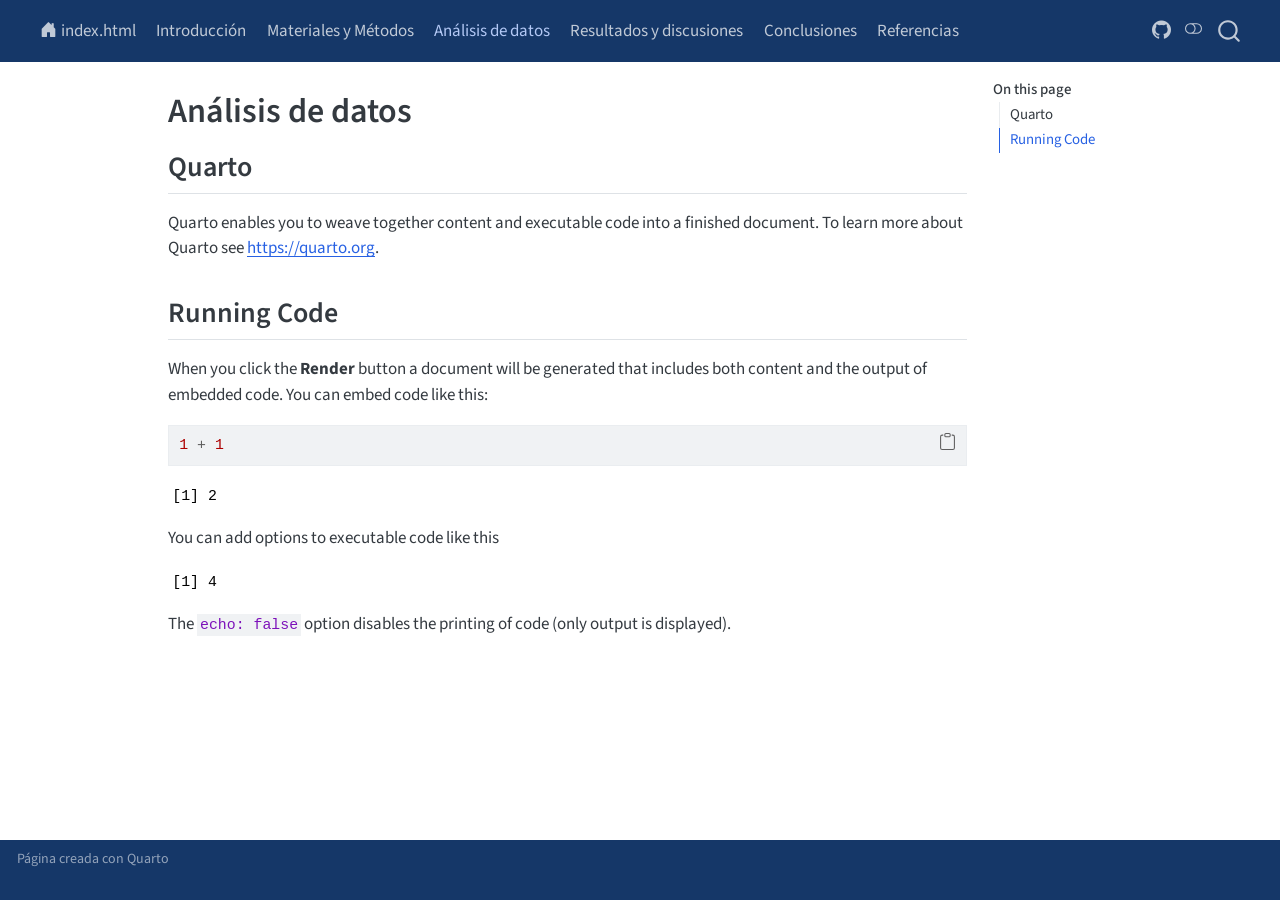
<file: docs/analisis.html>
<!DOCTYPE html>
<html xmlns="http://www.w3.org/1999/xhtml" lang="en" xml:lang="en"><head>

<meta charset="utf-8">
<meta name="generator" content="quarto-1.9.36">

<meta name="viewport" content="width=device-width, initial-scale=1.0, user-scalable=yes">


<title>Análisis de datos – Germinación de Zanahoria</title>
<style>
/* Default styles provided by pandoc.
** See https://pandoc.org/MANUAL.html#variables-for-html for config info.
*/
code{white-space: pre-wrap;}
span.smallcaps{font-variant: small-caps;}
div.columns{display: flex; gap: min(4vw, 1.5em);}
div.column{flex: auto; overflow-x: auto;}
div.hanging-indent{margin-left: 1.5em; text-indent: -1.5em;}
ul.task-list{list-style: none;}
ul.task-list li input[type="checkbox"] {
  width: 0.8em;
  margin: 0 0.8em 0.2em -1em; /* quarto-specific, see https://github.com/quarto-dev/quarto-cli/issues/4556 */ 
  vertical-align: middle;
}
/* CSS for syntax highlighting */
html { -webkit-text-size-adjust: 100%; }
pre > code.sourceCode { white-space: pre; position: relative; }
pre > code.sourceCode > span { display: inline-block; line-height: 1.25; }
pre > code.sourceCode > span:empty { height: 1.2em; }
.sourceCode { overflow: visible; }
code.sourceCode > span { color: inherit; text-decoration: inherit; }
div.sourceCode { margin: 1em 0; }
pre.sourceCode { margin: 0; }
@media screen {
div.sourceCode { overflow: auto; }
}
@media print {
pre > code.sourceCode { white-space: pre-wrap; }
pre > code.sourceCode > span { text-indent: -5em; padding-left: 5em; }
}
pre.numberSource code
  { counter-reset: source-line 0; }
pre.numberSource code > span
  { position: relative; left: -4em; counter-increment: source-line; }
pre.numberSource code > span > a:first-child::before
  { content: counter(source-line);
    position: relative; left: -1em; text-align: right; vertical-align: baseline;
    border: none; display: inline-block;
    -webkit-touch-callout: none; -webkit-user-select: none;
    -khtml-user-select: none; -moz-user-select: none;
    -ms-user-select: none; user-select: none;
    padding: 0 4px; width: 4em;
  }
pre.numberSource { margin-left: 3em;  padding-left: 4px; }
div.sourceCode
  {   }
@media screen {
pre > code.sourceCode > span > a:first-child::before { text-decoration: underline; }
}
</style>


<script src="site_libs/quarto-nav/quarto-nav.js"></script>
<script src="site_libs/quarto-nav/headroom.min.js"></script>
<script src="site_libs/clipboard/clipboard.min.js"></script>
<script src="site_libs/quarto-search/autocomplete.umd.js"></script>
<script src="site_libs/quarto-search/fuse.min.js"></script>
<script src="site_libs/quarto-search/quarto-search.js"></script>
<meta name="quarto:offset" content="./">
<script src="site_libs/quarto-html/quarto.js" type="module"></script>
<script src="site_libs/quarto-html/tabsets/tabsets.js" type="module"></script>
<script src="site_libs/quarto-html/popper.min.js"></script>
<script src="site_libs/quarto-html/tippy.umd.min.js"></script>
<script src="site_libs/quarto-html/anchor.min.js"></script>
<link href="site_libs/quarto-html/tippy.css" rel="stylesheet">
<link href="site_libs/quarto-html/quarto-syntax-highlighting-845c23b38eaddc0f92fda52bfe77a8c8.css" rel="stylesheet" class="quarto-color-scheme" id="quarto-text-highlighting-styles">
<link href="site_libs/quarto-html/quarto-syntax-highlighting-dark-f418161beb48e0141c760e455f12af2c.css" rel="stylesheet" class="quarto-color-scheme quarto-color-alternate" id="quarto-text-highlighting-styles">
<link href="site_libs/quarto-html/quarto-syntax-highlighting-845c23b38eaddc0f92fda52bfe77a8c8.css" rel="stylesheet" class="quarto-color-scheme-extra" id="quarto-text-highlighting-styles">
<script src="site_libs/bootstrap/bootstrap.min.js"></script>
<link href="site_libs/bootstrap/bootstrap-icons.css" rel="stylesheet">
<link href="site_libs/bootstrap/bootstrap-e8717cbc217038f2bf43ba4f09ca7d1d.min.css" rel="stylesheet" append-hash="true" class="quarto-color-scheme" id="quarto-bootstrap" data-mode="light">
<link href="site_libs/bootstrap/bootstrap-dark-9d4fcde2272ed5f8f320b2137b805faa.min.css" rel="stylesheet" append-hash="true" class="quarto-color-scheme quarto-color-alternate" id="quarto-bootstrap" data-mode="dark">
<link href="site_libs/bootstrap/bootstrap-e8717cbc217038f2bf43ba4f09ca7d1d.min.css" rel="stylesheet" append-hash="true" class="quarto-color-scheme-extra" id="quarto-bootstrap" data-mode="light">
<script id="quarto-search-options" type="application/json">{
  "location": "navbar",
  "copy-button": false,
  "collapse-after": 3,
  "panel-placement": "end",
  "type": "overlay",
  "limit": 50,
  "keyboard-shortcut": [
    "f",
    "/",
    "s"
  ],
  "show-item-context": false,
  "language": {
    "search-no-results-text": "No results",
    "search-matching-documents-text": "matching documents",
    "search-copy-link-title": "Copy link to search",
    "search-hide-matches-text": "Hide additional matches",
    "search-more-match-text": "more match in this document",
    "search-more-matches-text": "more matches in this document",
    "search-clear-button-title": "Clear",
    "search-text-placeholder": "",
    "search-detached-cancel-button-title": "Cancel",
    "search-submit-button-title": "Submit",
    "search-label": "Search"
  }
}</script>


</head>

<body class="nav-fixed quarto-light"><script id="quarto-html-before-body" type="application/javascript">
    const toggleBodyColorMode = (bsSheetEl) => {
      const mode = bsSheetEl.getAttribute("data-mode");
      const bodyEl = window.document.querySelector("body");
      if (mode === "dark") {
        bodyEl.classList.add("quarto-dark");
        bodyEl.classList.remove("quarto-light");
      } else {
        bodyEl.classList.add("quarto-light");
        bodyEl.classList.remove("quarto-dark");
      }
    }
    const toggleBodyColorPrimary = () => {
      const bsSheetEl = window.document.querySelector("link#quarto-bootstrap:not([rel=disabled-stylesheet])");
      if (bsSheetEl) {
        toggleBodyColorMode(bsSheetEl);
      }
    }
    const setColorSchemeToggle = (alternate) => {
      const toggles = window.document.querySelectorAll('.quarto-color-scheme-toggle');
      for (let i=0; i < toggles.length; i++) {
        const toggle = toggles[i];
        if (toggle) {
          if (alternate) {
            toggle.classList.add("alternate");
          } else {
            toggle.classList.remove("alternate");
          }
        }
      }
    };
    const toggleColorMode = (alternate) => {
      // Switch the stylesheets
      const primaryStylesheets = window.document.querySelectorAll('link.quarto-color-scheme:not(.quarto-color-alternate)');
      const alternateStylesheets = window.document.querySelectorAll('link.quarto-color-scheme.quarto-color-alternate');
      manageTransitions('#quarto-margin-sidebar .nav-link', false);
      if (alternate) {
        // note: dark is layered on light, we don't disable primary!
        enableStylesheet(alternateStylesheets);
        for (const sheetNode of alternateStylesheets) {
          if (sheetNode.id === "quarto-bootstrap") {
            toggleBodyColorMode(sheetNode);
          }
        }
      } else {
        disableStylesheet(alternateStylesheets);
        enableStylesheet(primaryStylesheets)
        toggleBodyColorPrimary();
      }
      manageTransitions('#quarto-margin-sidebar .nav-link', true);
      // Switch the toggles
      setColorSchemeToggle(alternate)
      // Hack to workaround the fact that safari doesn't
      // properly recolor the scrollbar when toggling (#1455)
      if (navigator.userAgent.indexOf('Safari') > 0 && navigator.userAgent.indexOf('Chrome') == -1) {
        manageTransitions("body", false);
        window.scrollTo(0, 1);
        setTimeout(() => {
          window.scrollTo(0, 0);
          manageTransitions("body", true);
        }, 40);
      }
    }
    const disableStylesheet = (stylesheets) => {
      for (let i=0; i < stylesheets.length; i++) {
        const stylesheet = stylesheets[i];
        stylesheet.rel = 'disabled-stylesheet';
      }
    }
    const enableStylesheet = (stylesheets) => {
      for (let i=0; i < stylesheets.length; i++) {
        const stylesheet = stylesheets[i];
        if(stylesheet.rel !== 'stylesheet') { // for Chrome, which will still FOUC without this check
          stylesheet.rel = 'stylesheet';
        }
      }
    }
    const manageTransitions = (selector, allowTransitions) => {
      const els = window.document.querySelectorAll(selector);
      for (let i=0; i < els.length; i++) {
        const el = els[i];
        if (allowTransitions) {
          el.classList.remove('notransition');
        } else {
          el.classList.add('notransition');
        }
      }
    }
    const isFileUrl = () => {
      return window.location.protocol === 'file:';
    }
    const hasAlternateSentinel = () => {
      let styleSentinel = getColorSchemeSentinel();
      if (styleSentinel !== null) {
        return styleSentinel === "alternate";
      } else {
        return false;
      }
    }
    const setStyleSentinel = (alternate) => {
      const value = alternate ? "alternate" : "default";
      if (!isFileUrl()) {
        window.localStorage.setItem("quarto-color-scheme", value);
      } else {
        localAlternateSentinel = value;
      }
    }
    const getColorSchemeSentinel = () => {
      if (!isFileUrl()) {
        const storageValue = window.localStorage.getItem("quarto-color-scheme");
        return storageValue != null ? storageValue : localAlternateSentinel;
      } else {
        return localAlternateSentinel;
      }
    }
    const toggleGiscusIfUsed = (isAlternate, darkModeDefault) => {
      const baseTheme = document.querySelector('#giscus-base-theme')?.value ?? 'light';
      const alternateTheme = document.querySelector('#giscus-alt-theme')?.value ?? 'dark';
      let newTheme = '';
      if(authorPrefersDark) {
        newTheme = isAlternate ? baseTheme : alternateTheme;
      } else {
        newTheme = isAlternate ? alternateTheme : baseTheme;
      }
      const changeGiscusTheme = () => {
        // From: https://github.com/giscus/giscus/issues/336
        const sendMessage = (message) => {
          const iframe = document.querySelector('iframe.giscus-frame');
          if (!iframe) return;
          iframe.contentWindow.postMessage({ giscus: message }, 'https://giscus.app');
        }
        sendMessage({
          setConfig: {
            theme: newTheme
          }
        });
      }
      const isGiscussLoaded = window.document.querySelector('iframe.giscus-frame') !== null;
      if (isGiscussLoaded) {
        changeGiscusTheme();
      }
    };
    const authorPrefersDark = false;
    const darkModeDefault = authorPrefersDark;
      document.querySelector('link#quarto-text-highlighting-styles.quarto-color-scheme-extra').rel = 'disabled-stylesheet';
      document.querySelector('link#quarto-bootstrap.quarto-color-scheme-extra').rel = 'disabled-stylesheet';
    let localAlternateSentinel = darkModeDefault ? 'alternate' : 'default';
    // Dark / light mode switch
    window.quartoToggleColorScheme = () => {
      // Read the current dark / light value
      let toAlternate = !hasAlternateSentinel();
      toggleColorMode(toAlternate);
      setStyleSentinel(toAlternate);
      toggleGiscusIfUsed(toAlternate, darkModeDefault);
      window.dispatchEvent(new Event('resize'));
    };
    // Switch to dark mode if need be
    if (hasAlternateSentinel()) {
      toggleColorMode(true);
    } else {
      toggleColorMode(false);
    }
  </script>

<div id="quarto-search-results"></div>
  <header id="quarto-header" class="headroom fixed-top">
    <nav class="navbar navbar-expand-lg " data-bs-theme="dark">
      <div class="navbar-container container-fluid">
            <div id="quarto-search" class="" title="Search"></div>
          <button class="navbar-toggler" type="button" data-bs-toggle="collapse" data-bs-target="#navbarCollapse" aria-controls="navbarCollapse" role="menu" aria-expanded="false" aria-label="Toggle navigation" onclick="if (window.quartoToggleHeadroom) { window.quartoToggleHeadroom(); }">
  <span class="navbar-toggler-icon"></span>
</button>
          <div class="collapse navbar-collapse" id="navbarCollapse">
            <ul class="navbar-nav navbar-nav-scroll me-auto">
  <li class="nav-item">
    <a class="nav-link" href="./index.html"> <i class="bi bi-house-door-fill" role="img">
</i> 
<span class="menu-text">index.html</span></a>
  </li>  
  <li class="nav-item">
    <a class="nav-link" href="./introduccion.html"> 
<span class="menu-text">Introducción</span></a>
  </li>  
  <li class="nav-item">
    <a class="nav-link" href="./metodologia.html"> 
<span class="menu-text">Materiales y Métodos</span></a>
  </li>  
  <li class="nav-item">
    <a class="nav-link active" href="./analisis.html" aria-current="page"> 
<span class="menu-text">Análisis de datos</span></a>
  </li>  
  <li class="nav-item">
    <a class="nav-link" href="./resultados.html"> 
<span class="menu-text">Resultados y discusiones</span></a>
  </li>  
  <li class="nav-item">
    <a class="nav-link" href="./conclusiones.html"> 
<span class="menu-text">Conclusiones</span></a>
  </li>  
  <li class="nav-item">
    <a class="nav-link" href="./referencias.html"> 
<span class="menu-text">Referencias</span></a>
  </li>  
</ul>
            <ul class="navbar-nav navbar-nav-scroll ms-auto">
  <li class="nav-item compact">
    <a class="nav-link" href="https://github.com/7342664321-bot/Escarificaci-n_semillas_soya"> <i class="bi bi-github" role="img" aria-label="GitHub">
</i> 
<span class="menu-text"></span></a>
  </li>  
</ul>
          </div> <!-- /navcollapse -->
            <div class="quarto-navbar-tools">
  <a href="" class="quarto-color-scheme-toggle quarto-navigation-tool  px-1" onclick="window.quartoToggleColorScheme(); return false;" title="Toggle dark mode"><i class="bi"></i></a>
</div>
      </div> <!-- /container-fluid -->
    </nav>
</header>
<!-- content -->
<div id="quarto-content" class="quarto-container page-columns page-rows-contents page-layout-article page-navbar">
<!-- sidebar -->
<!-- margin-sidebar -->
    <div id="quarto-margin-sidebar" class="sidebar margin-sidebar">
        <nav id="TOC" role="doc-toc" class="toc-active">
    <h2 id="toc-title">On this page</h2>
   
  <ul>
  <li><a href="#quarto" id="toc-quarto" class="nav-link active" data-scroll-target="#quarto">Quarto</a></li>
  <li><a href="#running-code" id="toc-running-code" class="nav-link" data-scroll-target="#running-code">Running Code</a></li>
  </ul>
</nav>
    </div>
<!-- main -->
<main class="content" id="quarto-document-content">


<header id="title-block-header" class="quarto-title-block default">
<div class="quarto-title">
<h1 class="title">Análisis de datos</h1>
</div>



<div class="quarto-title-meta">

    
  
    
  </div>
  


</header>


<section id="quarto" class="level2">
<h2 class="anchored" data-anchor-id="quarto">Quarto</h2>
<p>Quarto enables you to weave together content and executable code into a finished document. To learn more about Quarto see <a href="https://quarto.org" class="uri">https://quarto.org</a>.</p>
</section>
<section id="running-code" class="level2">
<h2 class="anchored" data-anchor-id="running-code">Running Code</h2>
<p>When you click the <strong>Render</strong> button a document will be generated that includes both content and the output of embedded code. You can embed code like this:</p>
<div class="cell">
<div class="code-copy-outer-scaffold"><div class="sourceCode cell-code" id="cb1"><pre class="sourceCode r code-with-copy"><code class="sourceCode r"><span id="cb1-1"><a href="#cb1-1" aria-hidden="true" tabindex="-1"></a><span class="dv">1</span> <span class="sc">+</span> <span class="dv">1</span></span></code></pre></div><button title="Copy to Clipboard" class="code-copy-button"><i class="bi"></i></button></div>
<div class="cell-output cell-output-stdout">
<pre><code>[1] 2</code></pre>
</div>
</div>
<p>You can add options to executable code like this</p>
<div class="cell">
<div class="cell-output cell-output-stdout">
<pre><code>[1] 4</code></pre>
</div>
</div>
<p>The <code>echo: false</code> option disables the printing of code (only output is displayed).</p>


</section>

</main> <!-- /main -->
<script id="quarto-html-after-body" type="application/javascript">
  window.document.addEventListener("DOMContentLoaded", function (event) {
    // Ensure there is a toggle, if there isn't float one in the top right
    if (window.document.querySelector('.quarto-color-scheme-toggle') === null) {
      const a = window.document.createElement('a');
      a.classList.add('top-right');
      a.classList.add('quarto-color-scheme-toggle');
      a.href = "";
      a.onclick = function() { try { window.quartoToggleColorScheme(); } catch {} return false; };
      const i = window.document.createElement("i");
      i.classList.add('bi');
      a.appendChild(i);
      window.document.body.appendChild(a);
    }
    setColorSchemeToggle(hasAlternateSentinel())
    const icon = "";
    const anchorJS = new window.AnchorJS();
    anchorJS.options = {
      placement: 'right',
      icon: icon
    };
    anchorJS.add('.anchored');
    const isCodeAnnotation = (el) => {
      for (const clz of el.classList) {
        if (clz.startsWith('code-annotation-')) {                     
          return true;
        }
      }
      return false;
    }
    const onCopySuccess = function(e) {
      // button target
      const button = e.trigger;
      // don't keep focus
      button.blur();
      // flash "checked"
      button.classList.add('code-copy-button-checked');
      var currentTitle = button.getAttribute("title");
      button.setAttribute("title", "Copied!");
      let tooltip;
      if (window.bootstrap) {
        button.setAttribute("data-bs-toggle", "tooltip");
        button.setAttribute("data-bs-placement", "left");
        button.setAttribute("data-bs-title", "Copied!");
        tooltip = new bootstrap.Tooltip(button, 
          { trigger: "manual", 
            customClass: "code-copy-button-tooltip",
            offset: [0, -8]});
        tooltip.show();    
      }
      setTimeout(function() {
        if (tooltip) {
          tooltip.hide();
          button.removeAttribute("data-bs-title");
          button.removeAttribute("data-bs-toggle");
          button.removeAttribute("data-bs-placement");
        }
        button.setAttribute("title", currentTitle);
        button.classList.remove('code-copy-button-checked');
      }, 1000);
      // clear code selection
      e.clearSelection();
    }
    const getTextToCopy = function(trigger) {
      const outerScaffold = trigger.parentElement.cloneNode(true);
      const codeEl = outerScaffold.querySelector('code');
      for (const childEl of codeEl.children) {
        if (isCodeAnnotation(childEl)) {
          childEl.remove();
        }
      }
      return codeEl.innerText;
    }
    const clipboard = new window.ClipboardJS('.code-copy-button:not([data-in-quarto-modal])', {
      text: getTextToCopy
    });
    clipboard.on('success', onCopySuccess);
    if (window.document.getElementById('quarto-embedded-source-code-modal')) {
      const clipboardModal = new window.ClipboardJS('.code-copy-button[data-in-quarto-modal]', {
        text: getTextToCopy,
        container: window.document.getElementById('quarto-embedded-source-code-modal')
      });
      clipboardModal.on('success', onCopySuccess);
    }
      var localhostRegex = new RegExp(/^(?:http|https):\/\/localhost\:?[0-9]*\//);
      var mailtoRegex = new RegExp(/^mailto:/);
        var filterRegex = new RegExp('/' + window.location.host + '/');
      var isInternal = (href) => {
          return filterRegex.test(href) || localhostRegex.test(href) || mailtoRegex.test(href);
      }
      // Inspect non-navigation links and adorn them if external
     var links = window.document.querySelectorAll('a[href]:not(.nav-link):not(.navbar-brand):not(.toc-action):not(.sidebar-link):not(.sidebar-item-toggle):not(.pagination-link):not(.no-external):not([aria-hidden]):not(.dropdown-item):not(.quarto-navigation-tool):not(.about-link)');
      for (var i=0; i<links.length; i++) {
        const link = links[i];
        if (!isInternal(link.href)) {
          // undo the damage that might have been done by quarto-nav.js in the case of
          // links that we want to consider external
          if (link.dataset.originalHref !== undefined) {
            link.href = link.dataset.originalHref;
          }
        }
      }
    function tippyHover(el, contentFn, onTriggerFn, onUntriggerFn) {
      const config = {
        allowHTML: true,
        maxWidth: 500,
        delay: 100,
        arrow: false,
        appendTo: function(el) {
            return el.parentElement;
        },
        interactive: true,
        interactiveBorder: 10,
        theme: 'quarto',
        placement: 'bottom-start',
      };
      if (contentFn) {
        config.content = contentFn;
      }
      if (onTriggerFn) {
        config.onTrigger = onTriggerFn;
      }
      if (onUntriggerFn) {
        config.onUntrigger = onUntriggerFn;
      }
      window.tippy(el, config); 
    }
    const noterefs = window.document.querySelectorAll('a[role="doc-noteref"]');
    for (var i=0; i<noterefs.length; i++) {
      const ref = noterefs[i];
      tippyHover(ref, function() {
        // use id or data attribute instead here
        let href = ref.getAttribute('data-footnote-href') || ref.getAttribute('href');
        try { href = new URL(href).hash; } catch {}
        const id = href.replace(/^#\/?/, "");
        const note = window.document.getElementById(id);
        if (note) {
          return note.innerHTML;
        } else {
          return "";
        }
      });
    }
    const xrefs = window.document.querySelectorAll('a.quarto-xref');
    const processXRef = (id, note) => {
      // Strip column container classes
      const stripColumnClz = (el) => {
        el.classList.remove("page-full", "page-columns");
        if (el.children) {
          for (const child of el.children) {
            stripColumnClz(child);
          }
        }
      }
      stripColumnClz(note)
      if (id === null || id.startsWith('sec-')) {
        // Special case sections, only their first couple elements
        const container = document.createElement("div");
        if (note.children && note.children.length > 2) {
          container.appendChild(note.children[0].cloneNode(true));
          for (let i = 1; i < note.children.length; i++) {
            const child = note.children[i];
            if (child.tagName === "P" && child.innerText === "") {
              continue;
            } else {
              container.appendChild(child.cloneNode(true));
              break;
            }
          }
          if (window.Quarto?.typesetMath) {
            window.Quarto.typesetMath(container);
          }
          return container.innerHTML
        } else {
          if (window.Quarto?.typesetMath) {
            window.Quarto.typesetMath(note);
          }
          return note.innerHTML;
        }
      } else {
        // Remove any anchor links if they are present
        const anchorLink = note.querySelector('a.anchorjs-link');
        if (anchorLink) {
          anchorLink.remove();
        }
        if (window.Quarto?.typesetMath) {
          window.Quarto.typesetMath(note);
        }
        if (note.classList.contains("callout")) {
          return note.outerHTML;
        } else {
          return note.innerHTML;
        }
      }
    }
    for (var i=0; i<xrefs.length; i++) {
      const xref = xrefs[i];
      tippyHover(xref, undefined, function(instance) {
        instance.disable();
        let url = xref.getAttribute('href');
        let hash = undefined; 
        if (url.startsWith('#')) {
          hash = url;
        } else {
          try { hash = new URL(url).hash; } catch {}
        }
        if (hash) {
          const id = hash.replace(/^#\/?/, "");
          const note = window.document.getElementById(id);
          if (note !== null) {
            try {
              const html = processXRef(id, note.cloneNode(true));
              instance.setContent(html);
            } finally {
              instance.enable();
              instance.show();
            }
          } else {
            // See if we can fetch this
            fetch(url.split('#')[0])
            .then(res => res.text())
            .then(html => {
              const parser = new DOMParser();
              const htmlDoc = parser.parseFromString(html, "text/html");
              const note = htmlDoc.getElementById(id);
              if (note !== null) {
                const html = processXRef(id, note);
                instance.setContent(html);
              } 
            }).finally(() => {
              instance.enable();
              instance.show();
            });
          }
        } else {
          // See if we can fetch a full url (with no hash to target)
          // This is a special case and we should probably do some content thinning / targeting
          fetch(url)
          .then(res => res.text())
          .then(html => {
            const parser = new DOMParser();
            const htmlDoc = parser.parseFromString(html, "text/html");
            const note = htmlDoc.querySelector('main.content');
            if (note !== null) {
              // This should only happen for chapter cross references
              // (since there is no id in the URL)
              // remove the first header
              if (note.children.length > 0 && note.children[0].tagName === "HEADER") {
                note.children[0].remove();
              }
              const html = processXRef(null, note);
              instance.setContent(html);
            } 
          }).finally(() => {
            instance.enable();
            instance.show();
          });
        }
      }, function(instance) {
      });
    }
        let selectedAnnoteEl;
        const selectorForAnnotation = ( cell, annotation) => {
          let cellAttr = 'data-code-cell="' + cell + '"';
          let lineAttr = 'data-code-annotation="' +  annotation + '"';
          const selector = 'span[' + cellAttr + '][' + lineAttr + ']';
          return selector;
        }
        const selectCodeLines = (annoteEl) => {
          const doc = window.document;
          const targetCell = annoteEl.getAttribute("data-target-cell");
          const targetAnnotation = annoteEl.getAttribute("data-target-annotation");
          const annoteSpan = window.document.querySelector(selectorForAnnotation(targetCell, targetAnnotation));
          const lines = annoteSpan.getAttribute("data-code-lines").split(",");
          const lineIds = lines.map((line) => {
            return targetCell + "-" + line;
          })
          let top = null;
          let height = null;
          let parent = null;
          if (lineIds.length > 0) {
              //compute the position of the single el (top and bottom and make a div)
              const el = window.document.getElementById(lineIds[0]);
              top = el.offsetTop;
              height = el.offsetHeight;
              parent = el.parentElement.parentElement;
            if (lineIds.length > 1) {
              const lastEl = window.document.getElementById(lineIds[lineIds.length - 1]);
              const bottom = lastEl.offsetTop + lastEl.offsetHeight;
              height = bottom - top;
            }
            if (top !== null && height !== null && parent !== null) {
              // cook up a div (if necessary) and position it 
              let div = window.document.getElementById("code-annotation-line-highlight");
              if (div === null) {
                div = window.document.createElement("div");
                div.setAttribute("id", "code-annotation-line-highlight");
                div.style.position = 'absolute';
                parent.appendChild(div);
              }
              div.style.top = top - 2 + "px";
              div.style.height = height + 4 + "px";
              div.style.left = 0;
              let gutterDiv = window.document.getElementById("code-annotation-line-highlight-gutter");
              if (gutterDiv === null) {
                gutterDiv = window.document.createElement("div");
                gutterDiv.setAttribute("id", "code-annotation-line-highlight-gutter");
                gutterDiv.style.position = 'absolute';
                const codeCell = window.document.getElementById(targetCell);
                const gutter = codeCell.querySelector('.code-annotation-gutter');
                gutter.appendChild(gutterDiv);
              }
              gutterDiv.style.top = top - 2 + "px";
              gutterDiv.style.height = height + 4 + "px";
            }
            selectedAnnoteEl = annoteEl;
          }
        };
        const unselectCodeLines = () => {
          const elementsIds = ["code-annotation-line-highlight", "code-annotation-line-highlight-gutter"];
          elementsIds.forEach((elId) => {
            const div = window.document.getElementById(elId);
            if (div) {
              div.remove();
            }
          });
          selectedAnnoteEl = undefined;
        };
          // Handle positioning of the toggle
      window.addEventListener(
        "resize",
        throttle(() => {
          elRect = undefined;
          if (selectedAnnoteEl) {
            selectCodeLines(selectedAnnoteEl);
          }
        }, 10)
      );
      function throttle(fn, ms) {
      let throttle = false;
      let timer;
        return (...args) => {
          if(!throttle) { // first call gets through
              fn.apply(this, args);
              throttle = true;
          } else { // all the others get throttled
              if(timer) clearTimeout(timer); // cancel #2
              timer = setTimeout(() => {
                fn.apply(this, args);
                timer = throttle = false;
              }, ms);
          }
        };
      }
        // Attach click handler to the DT
        const annoteDls = window.document.querySelectorAll('dt[data-target-cell]');
        for (const annoteDlNode of annoteDls) {
          annoteDlNode.addEventListener('click', (event) => {
            const clickedEl = event.target;
            if (clickedEl !== selectedAnnoteEl) {
              unselectCodeLines();
              const activeEl = window.document.querySelector('dt[data-target-cell].code-annotation-active');
              if (activeEl) {
                activeEl.classList.remove('code-annotation-active');
              }
              selectCodeLines(clickedEl);
              clickedEl.classList.add('code-annotation-active');
            } else {
              // Unselect the line
              unselectCodeLines();
              clickedEl.classList.remove('code-annotation-active');
            }
          });
        }
    const findCites = (el) => {
      const parentEl = el.parentElement;
      if (parentEl) {
        const cites = parentEl.dataset.cites;
        if (cites) {
          return {
            el,
            cites: cites.split(' ')
          };
        } else {
          return findCites(el.parentElement)
        }
      } else {
        return undefined;
      }
    };
    var bibliorefs = window.document.querySelectorAll('a[role="doc-biblioref"]');
    for (var i=0; i<bibliorefs.length; i++) {
      const ref = bibliorefs[i];
      const citeInfo = findCites(ref);
      if (citeInfo) {
        tippyHover(citeInfo.el, function() {
          var popup = window.document.createElement('div');
          citeInfo.cites.forEach(function(cite) {
            var citeDiv = window.document.createElement('div');
            citeDiv.classList.add('hanging-indent');
            citeDiv.classList.add('csl-entry');
            var biblioDiv = window.document.getElementById('ref-' + cite);
            if (biblioDiv) {
              citeDiv.innerHTML = biblioDiv.innerHTML;
            }
            popup.appendChild(citeDiv);
          });
          return popup.innerHTML;
        });
      }
    }
  });
  </script>
</div> <!-- /content -->
<footer class="footer">
  <div class="nav-footer">
    <div class="nav-footer-left">
<p>Página creada con Quarto</p>
</div>   
    <div class="nav-footer-center">
      &nbsp;
    </div>
    <div class="nav-footer-right">
      &nbsp;
    </div>
  </div>
</footer>




</body></html>
</file>
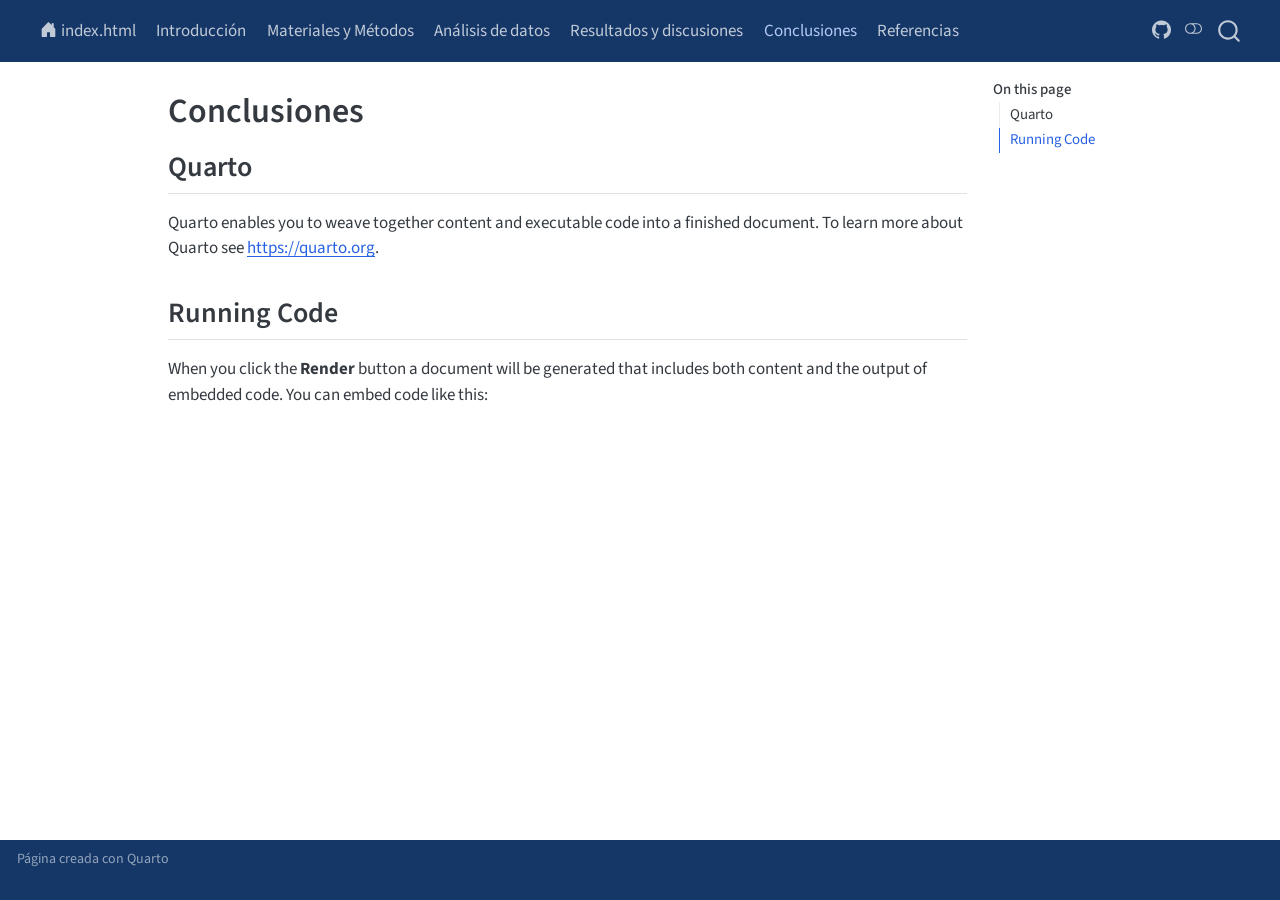
<file: docs/conclusiones.html>
<!DOCTYPE html>
<html xmlns="http://www.w3.org/1999/xhtml" lang="en" xml:lang="en"><head>

<meta charset="utf-8">
<meta name="generator" content="quarto-1.9.36">

<meta name="viewport" content="width=device-width, initial-scale=1.0, user-scalable=yes">


<title>Conclusiones – Germinación de Zanahoria</title>
<style>
/* Default styles provided by pandoc.
** See https://pandoc.org/MANUAL.html#variables-for-html for config info.
*/
code{white-space: pre-wrap;}
span.smallcaps{font-variant: small-caps;}
div.columns{display: flex; gap: min(4vw, 1.5em);}
div.column{flex: auto; overflow-x: auto;}
div.hanging-indent{margin-left: 1.5em; text-indent: -1.5em;}
ul.task-list{list-style: none;}
ul.task-list li input[type="checkbox"] {
  width: 0.8em;
  margin: 0 0.8em 0.2em -1em; /* quarto-specific, see https://github.com/quarto-dev/quarto-cli/issues/4556 */ 
  vertical-align: middle;
}
</style>


<script src="site_libs/quarto-nav/quarto-nav.js"></script>
<script src="site_libs/quarto-nav/headroom.min.js"></script>
<script src="site_libs/clipboard/clipboard.min.js"></script>
<script src="site_libs/quarto-search/autocomplete.umd.js"></script>
<script src="site_libs/quarto-search/fuse.min.js"></script>
<script src="site_libs/quarto-search/quarto-search.js"></script>
<meta name="quarto:offset" content="./">
<script src="site_libs/quarto-html/quarto.js" type="module"></script>
<script src="site_libs/quarto-html/tabsets/tabsets.js" type="module"></script>
<script src="site_libs/quarto-html/popper.min.js"></script>
<script src="site_libs/quarto-html/tippy.umd.min.js"></script>
<script src="site_libs/quarto-html/anchor.min.js"></script>
<link href="site_libs/quarto-html/tippy.css" rel="stylesheet">
<link href="site_libs/quarto-html/quarto-syntax-highlighting-845c23b38eaddc0f92fda52bfe77a8c8.css" rel="stylesheet" class="quarto-color-scheme" id="quarto-text-highlighting-styles">
<link href="site_libs/quarto-html/quarto-syntax-highlighting-dark-f418161beb48e0141c760e455f12af2c.css" rel="stylesheet" class="quarto-color-scheme quarto-color-alternate" id="quarto-text-highlighting-styles">
<link href="site_libs/quarto-html/quarto-syntax-highlighting-845c23b38eaddc0f92fda52bfe77a8c8.css" rel="stylesheet" class="quarto-color-scheme-extra" id="quarto-text-highlighting-styles">
<script src="site_libs/bootstrap/bootstrap.min.js"></script>
<link href="site_libs/bootstrap/bootstrap-icons.css" rel="stylesheet">
<link href="site_libs/bootstrap/bootstrap-e8717cbc217038f2bf43ba4f09ca7d1d.min.css" rel="stylesheet" append-hash="true" class="quarto-color-scheme" id="quarto-bootstrap" data-mode="light">
<link href="site_libs/bootstrap/bootstrap-dark-9d4fcde2272ed5f8f320b2137b805faa.min.css" rel="stylesheet" append-hash="true" class="quarto-color-scheme quarto-color-alternate" id="quarto-bootstrap" data-mode="dark">
<link href="site_libs/bootstrap/bootstrap-e8717cbc217038f2bf43ba4f09ca7d1d.min.css" rel="stylesheet" append-hash="true" class="quarto-color-scheme-extra" id="quarto-bootstrap" data-mode="light">
<script id="quarto-search-options" type="application/json">{
  "location": "navbar",
  "copy-button": false,
  "collapse-after": 3,
  "panel-placement": "end",
  "type": "overlay",
  "limit": 50,
  "keyboard-shortcut": [
    "f",
    "/",
    "s"
  ],
  "show-item-context": false,
  "language": {
    "search-no-results-text": "No results",
    "search-matching-documents-text": "matching documents",
    "search-copy-link-title": "Copy link to search",
    "search-hide-matches-text": "Hide additional matches",
    "search-more-match-text": "more match in this document",
    "search-more-matches-text": "more matches in this document",
    "search-clear-button-title": "Clear",
    "search-text-placeholder": "",
    "search-detached-cancel-button-title": "Cancel",
    "search-submit-button-title": "Submit",
    "search-label": "Search"
  }
}</script>


</head>

<body class="nav-fixed quarto-light"><script id="quarto-html-before-body" type="application/javascript">
    const toggleBodyColorMode = (bsSheetEl) => {
      const mode = bsSheetEl.getAttribute("data-mode");
      const bodyEl = window.document.querySelector("body");
      if (mode === "dark") {
        bodyEl.classList.add("quarto-dark");
        bodyEl.classList.remove("quarto-light");
      } else {
        bodyEl.classList.add("quarto-light");
        bodyEl.classList.remove("quarto-dark");
      }
    }
    const toggleBodyColorPrimary = () => {
      const bsSheetEl = window.document.querySelector("link#quarto-bootstrap:not([rel=disabled-stylesheet])");
      if (bsSheetEl) {
        toggleBodyColorMode(bsSheetEl);
      }
    }
    const setColorSchemeToggle = (alternate) => {
      const toggles = window.document.querySelectorAll('.quarto-color-scheme-toggle');
      for (let i=0; i < toggles.length; i++) {
        const toggle = toggles[i];
        if (toggle) {
          if (alternate) {
            toggle.classList.add("alternate");
          } else {
            toggle.classList.remove("alternate");
          }
        }
      }
    };
    const toggleColorMode = (alternate) => {
      // Switch the stylesheets
      const primaryStylesheets = window.document.querySelectorAll('link.quarto-color-scheme:not(.quarto-color-alternate)');
      const alternateStylesheets = window.document.querySelectorAll('link.quarto-color-scheme.quarto-color-alternate');
      manageTransitions('#quarto-margin-sidebar .nav-link', false);
      if (alternate) {
        // note: dark is layered on light, we don't disable primary!
        enableStylesheet(alternateStylesheets);
        for (const sheetNode of alternateStylesheets) {
          if (sheetNode.id === "quarto-bootstrap") {
            toggleBodyColorMode(sheetNode);
          }
        }
      } else {
        disableStylesheet(alternateStylesheets);
        enableStylesheet(primaryStylesheets)
        toggleBodyColorPrimary();
      }
      manageTransitions('#quarto-margin-sidebar .nav-link', true);
      // Switch the toggles
      setColorSchemeToggle(alternate)
      // Hack to workaround the fact that safari doesn't
      // properly recolor the scrollbar when toggling (#1455)
      if (navigator.userAgent.indexOf('Safari') > 0 && navigator.userAgent.indexOf('Chrome') == -1) {
        manageTransitions("body", false);
        window.scrollTo(0, 1);
        setTimeout(() => {
          window.scrollTo(0, 0);
          manageTransitions("body", true);
        }, 40);
      }
    }
    const disableStylesheet = (stylesheets) => {
      for (let i=0; i < stylesheets.length; i++) {
        const stylesheet = stylesheets[i];
        stylesheet.rel = 'disabled-stylesheet';
      }
    }
    const enableStylesheet = (stylesheets) => {
      for (let i=0; i < stylesheets.length; i++) {
        const stylesheet = stylesheets[i];
        if(stylesheet.rel !== 'stylesheet') { // for Chrome, which will still FOUC without this check
          stylesheet.rel = 'stylesheet';
        }
      }
    }
    const manageTransitions = (selector, allowTransitions) => {
      const els = window.document.querySelectorAll(selector);
      for (let i=0; i < els.length; i++) {
        const el = els[i];
        if (allowTransitions) {
          el.classList.remove('notransition');
        } else {
          el.classList.add('notransition');
        }
      }
    }
    const isFileUrl = () => {
      return window.location.protocol === 'file:';
    }
    const hasAlternateSentinel = () => {
      let styleSentinel = getColorSchemeSentinel();
      if (styleSentinel !== null) {
        return styleSentinel === "alternate";
      } else {
        return false;
      }
    }
    const setStyleSentinel = (alternate) => {
      const value = alternate ? "alternate" : "default";
      if (!isFileUrl()) {
        window.localStorage.setItem("quarto-color-scheme", value);
      } else {
        localAlternateSentinel = value;
      }
    }
    const getColorSchemeSentinel = () => {
      if (!isFileUrl()) {
        const storageValue = window.localStorage.getItem("quarto-color-scheme");
        return storageValue != null ? storageValue : localAlternateSentinel;
      } else {
        return localAlternateSentinel;
      }
    }
    const toggleGiscusIfUsed = (isAlternate, darkModeDefault) => {
      const baseTheme = document.querySelector('#giscus-base-theme')?.value ?? 'light';
      const alternateTheme = document.querySelector('#giscus-alt-theme')?.value ?? 'dark';
      let newTheme = '';
      if(authorPrefersDark) {
        newTheme = isAlternate ? baseTheme : alternateTheme;
      } else {
        newTheme = isAlternate ? alternateTheme : baseTheme;
      }
      const changeGiscusTheme = () => {
        // From: https://github.com/giscus/giscus/issues/336
        const sendMessage = (message) => {
          const iframe = document.querySelector('iframe.giscus-frame');
          if (!iframe) return;
          iframe.contentWindow.postMessage({ giscus: message }, 'https://giscus.app');
        }
        sendMessage({
          setConfig: {
            theme: newTheme
          }
        });
      }
      const isGiscussLoaded = window.document.querySelector('iframe.giscus-frame') !== null;
      if (isGiscussLoaded) {
        changeGiscusTheme();
      }
    };
    const authorPrefersDark = false;
    const darkModeDefault = authorPrefersDark;
      document.querySelector('link#quarto-text-highlighting-styles.quarto-color-scheme-extra').rel = 'disabled-stylesheet';
      document.querySelector('link#quarto-bootstrap.quarto-color-scheme-extra').rel = 'disabled-stylesheet';
    let localAlternateSentinel = darkModeDefault ? 'alternate' : 'default';
    // Dark / light mode switch
    window.quartoToggleColorScheme = () => {
      // Read the current dark / light value
      let toAlternate = !hasAlternateSentinel();
      toggleColorMode(toAlternate);
      setStyleSentinel(toAlternate);
      toggleGiscusIfUsed(toAlternate, darkModeDefault);
      window.dispatchEvent(new Event('resize'));
    };
    // Switch to dark mode if need be
    if (hasAlternateSentinel()) {
      toggleColorMode(true);
    } else {
      toggleColorMode(false);
    }
  </script>

<div id="quarto-search-results"></div>
  <header id="quarto-header" class="headroom fixed-top">
    <nav class="navbar navbar-expand-lg " data-bs-theme="dark">
      <div class="navbar-container container-fluid">
            <div id="quarto-search" class="" title="Search"></div>
          <button class="navbar-toggler" type="button" data-bs-toggle="collapse" data-bs-target="#navbarCollapse" aria-controls="navbarCollapse" role="menu" aria-expanded="false" aria-label="Toggle navigation" onclick="if (window.quartoToggleHeadroom) { window.quartoToggleHeadroom(); }">
  <span class="navbar-toggler-icon"></span>
</button>
          <div class="collapse navbar-collapse" id="navbarCollapse">
            <ul class="navbar-nav navbar-nav-scroll me-auto">
  <li class="nav-item">
    <a class="nav-link" href="./index.html"> <i class="bi bi-house-door-fill" role="img">
</i> 
<span class="menu-text">index.html</span></a>
  </li>  
  <li class="nav-item">
    <a class="nav-link" href="./introduccion.html"> 
<span class="menu-text">Introducción</span></a>
  </li>  
  <li class="nav-item">
    <a class="nav-link" href="./metodologia.html"> 
<span class="menu-text">Materiales y Métodos</span></a>
  </li>  
  <li class="nav-item">
    <a class="nav-link" href="./ESM.html"> 
<span class="menu-text">Análisis de datos</span></a>
  </li>  
  <li class="nav-item">
    <a class="nav-link" href="./resultados.html"> 
<span class="menu-text">Resultados y discusiones</span></a>
  </li>  
  <li class="nav-item">
    <a class="nav-link active" href="./conclusiones.html" aria-current="page"> 
<span class="menu-text">Conclusiones</span></a>
  </li>  
  <li class="nav-item">
    <a class="nav-link" href="./referencias.html"> 
<span class="menu-text">Referencias</span></a>
  </li>  
</ul>
            <ul class="navbar-nav navbar-nav-scroll ms-auto">
  <li class="nav-item compact">
    <a class="nav-link" href="https://github.com/7342664321-bot/Escarificaci-n_semillas_soya"> <i class="bi bi-github" role="img" aria-label="GitHub">
</i> 
<span class="menu-text"></span></a>
  </li>  
</ul>
          </div> <!-- /navcollapse -->
            <div class="quarto-navbar-tools">
  <a href="" class="quarto-color-scheme-toggle quarto-navigation-tool  px-1" onclick="window.quartoToggleColorScheme(); return false;" title="Toggle dark mode"><i class="bi"></i></a>
</div>
      </div> <!-- /container-fluid -->
    </nav>
</header>
<!-- content -->
<div id="quarto-content" class="quarto-container page-columns page-rows-contents page-layout-article page-navbar">
<!-- sidebar -->
<!-- margin-sidebar -->
    <div id="quarto-margin-sidebar" class="sidebar margin-sidebar">
        <nav id="TOC" role="doc-toc" class="toc-active">
    <h2 id="toc-title">On this page</h2>
   
  <ul>
  <li><a href="#quarto" id="toc-quarto" class="nav-link active" data-scroll-target="#quarto">Quarto</a></li>
  <li><a href="#running-code" id="toc-running-code" class="nav-link" data-scroll-target="#running-code">Running Code</a></li>
  </ul>
</nav>
    </div>
<!-- main -->
<main class="content" id="quarto-document-content">


<header id="title-block-header" class="quarto-title-block default">
<div class="quarto-title">
<h1 class="title">Conclusiones</h1>
</div>



<div class="quarto-title-meta">

    
  
    
  </div>
  


</header>


<section id="quarto" class="level2">
<h2 class="anchored" data-anchor-id="quarto">Quarto</h2>
<p>Quarto enables you to weave together content and executable code into a finished document. To learn more about Quarto see <a href="https://quarto.org" class="uri">https://quarto.org</a>.</p>
</section>
<section id="running-code" class="level2">
<h2 class="anchored" data-anchor-id="running-code">Running Code</h2>
<p>When you click the <strong>Render</strong> button a document will be generated that includes both content and the output of embedded code. You can embed code like this:</p>


</section>

</main> <!-- /main -->
<script id="quarto-html-after-body" type="application/javascript">
  window.document.addEventListener("DOMContentLoaded", function (event) {
    // Ensure there is a toggle, if there isn't float one in the top right
    if (window.document.querySelector('.quarto-color-scheme-toggle') === null) {
      const a = window.document.createElement('a');
      a.classList.add('top-right');
      a.classList.add('quarto-color-scheme-toggle');
      a.href = "";
      a.onclick = function() { try { window.quartoToggleColorScheme(); } catch {} return false; };
      const i = window.document.createElement("i");
      i.classList.add('bi');
      a.appendChild(i);
      window.document.body.appendChild(a);
    }
    setColorSchemeToggle(hasAlternateSentinel())
    const icon = "";
    const anchorJS = new window.AnchorJS();
    anchorJS.options = {
      placement: 'right',
      icon: icon
    };
    anchorJS.add('.anchored');
    const isCodeAnnotation = (el) => {
      for (const clz of el.classList) {
        if (clz.startsWith('code-annotation-')) {                     
          return true;
        }
      }
      return false;
    }
    const onCopySuccess = function(e) {
      // button target
      const button = e.trigger;
      // don't keep focus
      button.blur();
      // flash "checked"
      button.classList.add('code-copy-button-checked');
      var currentTitle = button.getAttribute("title");
      button.setAttribute("title", "Copied!");
      let tooltip;
      if (window.bootstrap) {
        button.setAttribute("data-bs-toggle", "tooltip");
        button.setAttribute("data-bs-placement", "left");
        button.setAttribute("data-bs-title", "Copied!");
        tooltip = new bootstrap.Tooltip(button, 
          { trigger: "manual", 
            customClass: "code-copy-button-tooltip",
            offset: [0, -8]});
        tooltip.show();    
      }
      setTimeout(function() {
        if (tooltip) {
          tooltip.hide();
          button.removeAttribute("data-bs-title");
          button.removeAttribute("data-bs-toggle");
          button.removeAttribute("data-bs-placement");
        }
        button.setAttribute("title", currentTitle);
        button.classList.remove('code-copy-button-checked');
      }, 1000);
      // clear code selection
      e.clearSelection();
    }
    const getTextToCopy = function(trigger) {
      const outerScaffold = trigger.parentElement.cloneNode(true);
      const codeEl = outerScaffold.querySelector('code');
      for (const childEl of codeEl.children) {
        if (isCodeAnnotation(childEl)) {
          childEl.remove();
        }
      }
      return codeEl.innerText;
    }
    const clipboard = new window.ClipboardJS('.code-copy-button:not([data-in-quarto-modal])', {
      text: getTextToCopy
    });
    clipboard.on('success', onCopySuccess);
    if (window.document.getElementById('quarto-embedded-source-code-modal')) {
      const clipboardModal = new window.ClipboardJS('.code-copy-button[data-in-quarto-modal]', {
        text: getTextToCopy,
        container: window.document.getElementById('quarto-embedded-source-code-modal')
      });
      clipboardModal.on('success', onCopySuccess);
    }
      var localhostRegex = new RegExp(/^(?:http|https):\/\/localhost\:?[0-9]*\//);
      var mailtoRegex = new RegExp(/^mailto:/);
        var filterRegex = new RegExp('/' + window.location.host + '/');
      var isInternal = (href) => {
          return filterRegex.test(href) || localhostRegex.test(href) || mailtoRegex.test(href);
      }
      // Inspect non-navigation links and adorn them if external
     var links = window.document.querySelectorAll('a[href]:not(.nav-link):not(.navbar-brand):not(.toc-action):not(.sidebar-link):not(.sidebar-item-toggle):not(.pagination-link):not(.no-external):not([aria-hidden]):not(.dropdown-item):not(.quarto-navigation-tool):not(.about-link)');
      for (var i=0; i<links.length; i++) {
        const link = links[i];
        if (!isInternal(link.href)) {
          // undo the damage that might have been done by quarto-nav.js in the case of
          // links that we want to consider external
          if (link.dataset.originalHref !== undefined) {
            link.href = link.dataset.originalHref;
          }
        }
      }
    function tippyHover(el, contentFn, onTriggerFn, onUntriggerFn) {
      const config = {
        allowHTML: true,
        maxWidth: 500,
        delay: 100,
        arrow: false,
        appendTo: function(el) {
            return el.parentElement;
        },
        interactive: true,
        interactiveBorder: 10,
        theme: 'quarto',
        placement: 'bottom-start',
      };
      if (contentFn) {
        config.content = contentFn;
      }
      if (onTriggerFn) {
        config.onTrigger = onTriggerFn;
      }
      if (onUntriggerFn) {
        config.onUntrigger = onUntriggerFn;
      }
      window.tippy(el, config); 
    }
    const noterefs = window.document.querySelectorAll('a[role="doc-noteref"]');
    for (var i=0; i<noterefs.length; i++) {
      const ref = noterefs[i];
      tippyHover(ref, function() {
        // use id or data attribute instead here
        let href = ref.getAttribute('data-footnote-href') || ref.getAttribute('href');
        try { href = new URL(href).hash; } catch {}
        const id = href.replace(/^#\/?/, "");
        const note = window.document.getElementById(id);
        if (note) {
          return note.innerHTML;
        } else {
          return "";
        }
      });
    }
    const xrefs = window.document.querySelectorAll('a.quarto-xref');
    const processXRef = (id, note) => {
      // Strip column container classes
      const stripColumnClz = (el) => {
        el.classList.remove("page-full", "page-columns");
        if (el.children) {
          for (const child of el.children) {
            stripColumnClz(child);
          }
        }
      }
      stripColumnClz(note)
      if (id === null || id.startsWith('sec-')) {
        // Special case sections, only their first couple elements
        const container = document.createElement("div");
        if (note.children && note.children.length > 2) {
          container.appendChild(note.children[0].cloneNode(true));
          for (let i = 1; i < note.children.length; i++) {
            const child = note.children[i];
            if (child.tagName === "P" && child.innerText === "") {
              continue;
            } else {
              container.appendChild(child.cloneNode(true));
              break;
            }
          }
          if (window.Quarto?.typesetMath) {
            window.Quarto.typesetMath(container);
          }
          return container.innerHTML
        } else {
          if (window.Quarto?.typesetMath) {
            window.Quarto.typesetMath(note);
          }
          return note.innerHTML;
        }
      } else {
        // Remove any anchor links if they are present
        const anchorLink = note.querySelector('a.anchorjs-link');
        if (anchorLink) {
          anchorLink.remove();
        }
        if (window.Quarto?.typesetMath) {
          window.Quarto.typesetMath(note);
        }
        if (note.classList.contains("callout")) {
          return note.outerHTML;
        } else {
          return note.innerHTML;
        }
      }
    }
    for (var i=0; i<xrefs.length; i++) {
      const xref = xrefs[i];
      tippyHover(xref, undefined, function(instance) {
        instance.disable();
        let url = xref.getAttribute('href');
        let hash = undefined; 
        if (url.startsWith('#')) {
          hash = url;
        } else {
          try { hash = new URL(url).hash; } catch {}
        }
        if (hash) {
          const id = hash.replace(/^#\/?/, "");
          const note = window.document.getElementById(id);
          if (note !== null) {
            try {
              const html = processXRef(id, note.cloneNode(true));
              instance.setContent(html);
            } finally {
              instance.enable();
              instance.show();
            }
          } else {
            // See if we can fetch this
            fetch(url.split('#')[0])
            .then(res => res.text())
            .then(html => {
              const parser = new DOMParser();
              const htmlDoc = parser.parseFromString(html, "text/html");
              const note = htmlDoc.getElementById(id);
              if (note !== null) {
                const html = processXRef(id, note);
                instance.setContent(html);
              } 
            }).finally(() => {
              instance.enable();
              instance.show();
            });
          }
        } else {
          // See if we can fetch a full url (with no hash to target)
          // This is a special case and we should probably do some content thinning / targeting
          fetch(url)
          .then(res => res.text())
          .then(html => {
            const parser = new DOMParser();
            const htmlDoc = parser.parseFromString(html, "text/html");
            const note = htmlDoc.querySelector('main.content');
            if (note !== null) {
              // This should only happen for chapter cross references
              // (since there is no id in the URL)
              // remove the first header
              if (note.children.length > 0 && note.children[0].tagName === "HEADER") {
                note.children[0].remove();
              }
              const html = processXRef(null, note);
              instance.setContent(html);
            } 
          }).finally(() => {
            instance.enable();
            instance.show();
          });
        }
      }, function(instance) {
      });
    }
        let selectedAnnoteEl;
        const selectorForAnnotation = ( cell, annotation) => {
          let cellAttr = 'data-code-cell="' + cell + '"';
          let lineAttr = 'data-code-annotation="' +  annotation + '"';
          const selector = 'span[' + cellAttr + '][' + lineAttr + ']';
          return selector;
        }
        const selectCodeLines = (annoteEl) => {
          const doc = window.document;
          const targetCell = annoteEl.getAttribute("data-target-cell");
          const targetAnnotation = annoteEl.getAttribute("data-target-annotation");
          const annoteSpan = window.document.querySelector(selectorForAnnotation(targetCell, targetAnnotation));
          const lines = annoteSpan.getAttribute("data-code-lines").split(",");
          const lineIds = lines.map((line) => {
            return targetCell + "-" + line;
          })
          let top = null;
          let height = null;
          let parent = null;
          if (lineIds.length > 0) {
              //compute the position of the single el (top and bottom and make a div)
              const el = window.document.getElementById(lineIds[0]);
              top = el.offsetTop;
              height = el.offsetHeight;
              parent = el.parentElement.parentElement;
            if (lineIds.length > 1) {
              const lastEl = window.document.getElementById(lineIds[lineIds.length - 1]);
              const bottom = lastEl.offsetTop + lastEl.offsetHeight;
              height = bottom - top;
            }
            if (top !== null && height !== null && parent !== null) {
              // cook up a div (if necessary) and position it 
              let div = window.document.getElementById("code-annotation-line-highlight");
              if (div === null) {
                div = window.document.createElement("div");
                div.setAttribute("id", "code-annotation-line-highlight");
                div.style.position = 'absolute';
                parent.appendChild(div);
              }
              div.style.top = top - 2 + "px";
              div.style.height = height + 4 + "px";
              div.style.left = 0;
              let gutterDiv = window.document.getElementById("code-annotation-line-highlight-gutter");
              if (gutterDiv === null) {
                gutterDiv = window.document.createElement("div");
                gutterDiv.setAttribute("id", "code-annotation-line-highlight-gutter");
                gutterDiv.style.position = 'absolute';
                const codeCell = window.document.getElementById(targetCell);
                const gutter = codeCell.querySelector('.code-annotation-gutter');
                gutter.appendChild(gutterDiv);
              }
              gutterDiv.style.top = top - 2 + "px";
              gutterDiv.style.height = height + 4 + "px";
            }
            selectedAnnoteEl = annoteEl;
          }
        };
        const unselectCodeLines = () => {
          const elementsIds = ["code-annotation-line-highlight", "code-annotation-line-highlight-gutter"];
          elementsIds.forEach((elId) => {
            const div = window.document.getElementById(elId);
            if (div) {
              div.remove();
            }
          });
          selectedAnnoteEl = undefined;
        };
          // Handle positioning of the toggle
      window.addEventListener(
        "resize",
        throttle(() => {
          elRect = undefined;
          if (selectedAnnoteEl) {
            selectCodeLines(selectedAnnoteEl);
          }
        }, 10)
      );
      function throttle(fn, ms) {
      let throttle = false;
      let timer;
        return (...args) => {
          if(!throttle) { // first call gets through
              fn.apply(this, args);
              throttle = true;
          } else { // all the others get throttled
              if(timer) clearTimeout(timer); // cancel #2
              timer = setTimeout(() => {
                fn.apply(this, args);
                timer = throttle = false;
              }, ms);
          }
        };
      }
        // Attach click handler to the DT
        const annoteDls = window.document.querySelectorAll('dt[data-target-cell]');
        for (const annoteDlNode of annoteDls) {
          annoteDlNode.addEventListener('click', (event) => {
            const clickedEl = event.target;
            if (clickedEl !== selectedAnnoteEl) {
              unselectCodeLines();
              const activeEl = window.document.querySelector('dt[data-target-cell].code-annotation-active');
              if (activeEl) {
                activeEl.classList.remove('code-annotation-active');
              }
              selectCodeLines(clickedEl);
              clickedEl.classList.add('code-annotation-active');
            } else {
              // Unselect the line
              unselectCodeLines();
              clickedEl.classList.remove('code-annotation-active');
            }
          });
        }
    const findCites = (el) => {
      const parentEl = el.parentElement;
      if (parentEl) {
        const cites = parentEl.dataset.cites;
        if (cites) {
          return {
            el,
            cites: cites.split(' ')
          };
        } else {
          return findCites(el.parentElement)
        }
      } else {
        return undefined;
      }
    };
    var bibliorefs = window.document.querySelectorAll('a[role="doc-biblioref"]');
    for (var i=0; i<bibliorefs.length; i++) {
      const ref = bibliorefs[i];
      const citeInfo = findCites(ref);
      if (citeInfo) {
        tippyHover(citeInfo.el, function() {
          var popup = window.document.createElement('div');
          citeInfo.cites.forEach(function(cite) {
            var citeDiv = window.document.createElement('div');
            citeDiv.classList.add('hanging-indent');
            citeDiv.classList.add('csl-entry');
            var biblioDiv = window.document.getElementById('ref-' + cite);
            if (biblioDiv) {
              citeDiv.innerHTML = biblioDiv.innerHTML;
            }
            popup.appendChild(citeDiv);
          });
          return popup.innerHTML;
        });
      }
    }
  });
  </script>
</div> <!-- /content -->
<footer class="footer">
  <div class="nav-footer">
    <div class="nav-footer-left">
<p>Página creada con Quarto</p>
</div>   
    <div class="nav-footer-center">
      &nbsp;
    </div>
    <div class="nav-footer-right">
      &nbsp;
    </div>
  </div>
</footer>




</body></html>
</file>
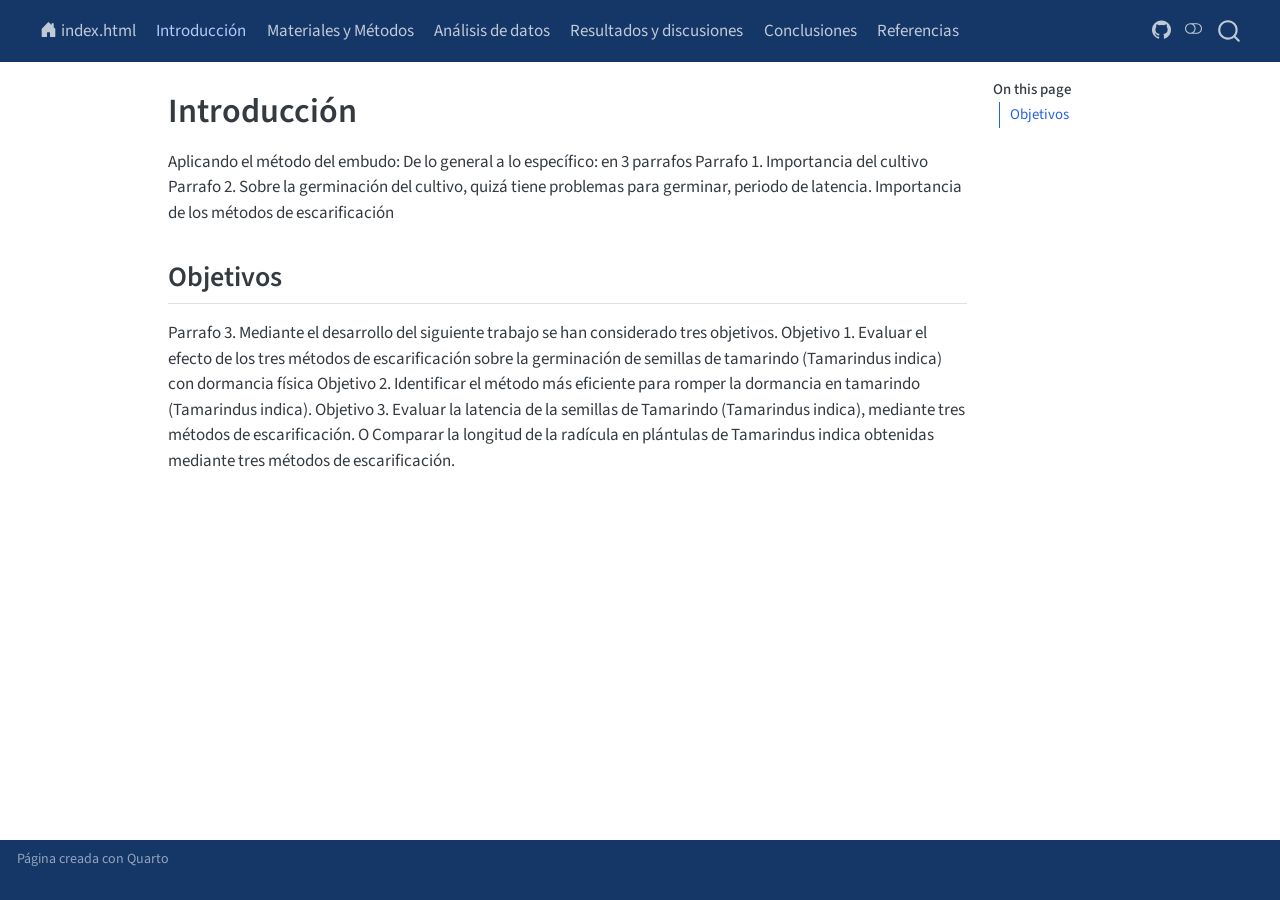
<file: docs/introduccion.html>
<!DOCTYPE html>
<html xmlns="http://www.w3.org/1999/xhtml" lang="en" xml:lang="en"><head>

<meta charset="utf-8">
<meta name="generator" content="quarto-1.9.36">

<meta name="viewport" content="width=device-width, initial-scale=1.0, user-scalable=yes">


<title>Introducción – Germinación de Zanahoria</title>
<style>
/* Default styles provided by pandoc.
** See https://pandoc.org/MANUAL.html#variables-for-html for config info.
*/
code{white-space: pre-wrap;}
span.smallcaps{font-variant: small-caps;}
div.columns{display: flex; gap: min(4vw, 1.5em);}
div.column{flex: auto; overflow-x: auto;}
div.hanging-indent{margin-left: 1.5em; text-indent: -1.5em;}
ul.task-list{list-style: none;}
ul.task-list li input[type="checkbox"] {
  width: 0.8em;
  margin: 0 0.8em 0.2em -1em; /* quarto-specific, see https://github.com/quarto-dev/quarto-cli/issues/4556 */ 
  vertical-align: middle;
}
</style>


<script src="site_libs/quarto-nav/quarto-nav.js"></script>
<script src="site_libs/quarto-nav/headroom.min.js"></script>
<script src="site_libs/clipboard/clipboard.min.js"></script>
<script src="site_libs/quarto-search/autocomplete.umd.js"></script>
<script src="site_libs/quarto-search/fuse.min.js"></script>
<script src="site_libs/quarto-search/quarto-search.js"></script>
<meta name="quarto:offset" content="./">
<script src="site_libs/quarto-html/quarto.js" type="module"></script>
<script src="site_libs/quarto-html/tabsets/tabsets.js" type="module"></script>
<script src="site_libs/quarto-html/popper.min.js"></script>
<script src="site_libs/quarto-html/tippy.umd.min.js"></script>
<script src="site_libs/quarto-html/anchor.min.js"></script>
<link href="site_libs/quarto-html/tippy.css" rel="stylesheet">
<link href="site_libs/quarto-html/quarto-syntax-highlighting-845c23b38eaddc0f92fda52bfe77a8c8.css" rel="stylesheet" class="quarto-color-scheme" id="quarto-text-highlighting-styles">
<link href="site_libs/quarto-html/quarto-syntax-highlighting-dark-f418161beb48e0141c760e455f12af2c.css" rel="stylesheet" class="quarto-color-scheme quarto-color-alternate" id="quarto-text-highlighting-styles">
<link href="site_libs/quarto-html/quarto-syntax-highlighting-845c23b38eaddc0f92fda52bfe77a8c8.css" rel="stylesheet" class="quarto-color-scheme-extra" id="quarto-text-highlighting-styles">
<script src="site_libs/bootstrap/bootstrap.min.js"></script>
<link href="site_libs/bootstrap/bootstrap-icons.css" rel="stylesheet">
<link href="site_libs/bootstrap/bootstrap-e8717cbc217038f2bf43ba4f09ca7d1d.min.css" rel="stylesheet" append-hash="true" class="quarto-color-scheme" id="quarto-bootstrap" data-mode="light">
<link href="site_libs/bootstrap/bootstrap-dark-9d4fcde2272ed5f8f320b2137b805faa.min.css" rel="stylesheet" append-hash="true" class="quarto-color-scheme quarto-color-alternate" id="quarto-bootstrap" data-mode="dark">
<link href="site_libs/bootstrap/bootstrap-e8717cbc217038f2bf43ba4f09ca7d1d.min.css" rel="stylesheet" append-hash="true" class="quarto-color-scheme-extra" id="quarto-bootstrap" data-mode="light">
<script id="quarto-search-options" type="application/json">{
  "location": "navbar",
  "copy-button": false,
  "collapse-after": 3,
  "panel-placement": "end",
  "type": "overlay",
  "limit": 50,
  "keyboard-shortcut": [
    "f",
    "/",
    "s"
  ],
  "show-item-context": false,
  "language": {
    "search-no-results-text": "No results",
    "search-matching-documents-text": "matching documents",
    "search-copy-link-title": "Copy link to search",
    "search-hide-matches-text": "Hide additional matches",
    "search-more-match-text": "more match in this document",
    "search-more-matches-text": "more matches in this document",
    "search-clear-button-title": "Clear",
    "search-text-placeholder": "",
    "search-detached-cancel-button-title": "Cancel",
    "search-submit-button-title": "Submit",
    "search-label": "Search"
  }
}</script>


</head>

<body class="nav-fixed quarto-light"><script id="quarto-html-before-body" type="application/javascript">
    const toggleBodyColorMode = (bsSheetEl) => {
      const mode = bsSheetEl.getAttribute("data-mode");
      const bodyEl = window.document.querySelector("body");
      if (mode === "dark") {
        bodyEl.classList.add("quarto-dark");
        bodyEl.classList.remove("quarto-light");
      } else {
        bodyEl.classList.add("quarto-light");
        bodyEl.classList.remove("quarto-dark");
      }
    }
    const toggleBodyColorPrimary = () => {
      const bsSheetEl = window.document.querySelector("link#quarto-bootstrap:not([rel=disabled-stylesheet])");
      if (bsSheetEl) {
        toggleBodyColorMode(bsSheetEl);
      }
    }
    const setColorSchemeToggle = (alternate) => {
      const toggles = window.document.querySelectorAll('.quarto-color-scheme-toggle');
      for (let i=0; i < toggles.length; i++) {
        const toggle = toggles[i];
        if (toggle) {
          if (alternate) {
            toggle.classList.add("alternate");
          } else {
            toggle.classList.remove("alternate");
          }
        }
      }
    };
    const toggleColorMode = (alternate) => {
      // Switch the stylesheets
      const primaryStylesheets = window.document.querySelectorAll('link.quarto-color-scheme:not(.quarto-color-alternate)');
      const alternateStylesheets = window.document.querySelectorAll('link.quarto-color-scheme.quarto-color-alternate');
      manageTransitions('#quarto-margin-sidebar .nav-link', false);
      if (alternate) {
        // note: dark is layered on light, we don't disable primary!
        enableStylesheet(alternateStylesheets);
        for (const sheetNode of alternateStylesheets) {
          if (sheetNode.id === "quarto-bootstrap") {
            toggleBodyColorMode(sheetNode);
          }
        }
      } else {
        disableStylesheet(alternateStylesheets);
        enableStylesheet(primaryStylesheets)
        toggleBodyColorPrimary();
      }
      manageTransitions('#quarto-margin-sidebar .nav-link', true);
      // Switch the toggles
      setColorSchemeToggle(alternate)
      // Hack to workaround the fact that safari doesn't
      // properly recolor the scrollbar when toggling (#1455)
      if (navigator.userAgent.indexOf('Safari') > 0 && navigator.userAgent.indexOf('Chrome') == -1) {
        manageTransitions("body", false);
        window.scrollTo(0, 1);
        setTimeout(() => {
          window.scrollTo(0, 0);
          manageTransitions("body", true);
        }, 40);
      }
    }
    const disableStylesheet = (stylesheets) => {
      for (let i=0; i < stylesheets.length; i++) {
        const stylesheet = stylesheets[i];
        stylesheet.rel = 'disabled-stylesheet';
      }
    }
    const enableStylesheet = (stylesheets) => {
      for (let i=0; i < stylesheets.length; i++) {
        const stylesheet = stylesheets[i];
        if(stylesheet.rel !== 'stylesheet') { // for Chrome, which will still FOUC without this check
          stylesheet.rel = 'stylesheet';
        }
      }
    }
    const manageTransitions = (selector, allowTransitions) => {
      const els = window.document.querySelectorAll(selector);
      for (let i=0; i < els.length; i++) {
        const el = els[i];
        if (allowTransitions) {
          el.classList.remove('notransition');
        } else {
          el.classList.add('notransition');
        }
      }
    }
    const isFileUrl = () => {
      return window.location.protocol === 'file:';
    }
    const hasAlternateSentinel = () => {
      let styleSentinel = getColorSchemeSentinel();
      if (styleSentinel !== null) {
        return styleSentinel === "alternate";
      } else {
        return false;
      }
    }
    const setStyleSentinel = (alternate) => {
      const value = alternate ? "alternate" : "default";
      if (!isFileUrl()) {
        window.localStorage.setItem("quarto-color-scheme", value);
      } else {
        localAlternateSentinel = value;
      }
    }
    const getColorSchemeSentinel = () => {
      if (!isFileUrl()) {
        const storageValue = window.localStorage.getItem("quarto-color-scheme");
        return storageValue != null ? storageValue : localAlternateSentinel;
      } else {
        return localAlternateSentinel;
      }
    }
    const toggleGiscusIfUsed = (isAlternate, darkModeDefault) => {
      const baseTheme = document.querySelector('#giscus-base-theme')?.value ?? 'light';
      const alternateTheme = document.querySelector('#giscus-alt-theme')?.value ?? 'dark';
      let newTheme = '';
      if(authorPrefersDark) {
        newTheme = isAlternate ? baseTheme : alternateTheme;
      } else {
        newTheme = isAlternate ? alternateTheme : baseTheme;
      }
      const changeGiscusTheme = () => {
        // From: https://github.com/giscus/giscus/issues/336
        const sendMessage = (message) => {
          const iframe = document.querySelector('iframe.giscus-frame');
          if (!iframe) return;
          iframe.contentWindow.postMessage({ giscus: message }, 'https://giscus.app');
        }
        sendMessage({
          setConfig: {
            theme: newTheme
          }
        });
      }
      const isGiscussLoaded = window.document.querySelector('iframe.giscus-frame') !== null;
      if (isGiscussLoaded) {
        changeGiscusTheme();
      }
    };
    const authorPrefersDark = false;
    const darkModeDefault = authorPrefersDark;
      document.querySelector('link#quarto-text-highlighting-styles.quarto-color-scheme-extra').rel = 'disabled-stylesheet';
      document.querySelector('link#quarto-bootstrap.quarto-color-scheme-extra').rel = 'disabled-stylesheet';
    let localAlternateSentinel = darkModeDefault ? 'alternate' : 'default';
    // Dark / light mode switch
    window.quartoToggleColorScheme = () => {
      // Read the current dark / light value
      let toAlternate = !hasAlternateSentinel();
      toggleColorMode(toAlternate);
      setStyleSentinel(toAlternate);
      toggleGiscusIfUsed(toAlternate, darkModeDefault);
      window.dispatchEvent(new Event('resize'));
    };
    // Switch to dark mode if need be
    if (hasAlternateSentinel()) {
      toggleColorMode(true);
    } else {
      toggleColorMode(false);
    }
  </script>

<div id="quarto-search-results"></div>
  <header id="quarto-header" class="headroom fixed-top">
    <nav class="navbar navbar-expand-lg " data-bs-theme="dark">
      <div class="navbar-container container-fluid">
            <div id="quarto-search" class="" title="Search"></div>
          <button class="navbar-toggler" type="button" data-bs-toggle="collapse" data-bs-target="#navbarCollapse" aria-controls="navbarCollapse" role="menu" aria-expanded="false" aria-label="Toggle navigation" onclick="if (window.quartoToggleHeadroom) { window.quartoToggleHeadroom(); }">
  <span class="navbar-toggler-icon"></span>
</button>
          <div class="collapse navbar-collapse" id="navbarCollapse">
            <ul class="navbar-nav navbar-nav-scroll me-auto">
  <li class="nav-item">
    <a class="nav-link" href="./index.html"> <i class="bi bi-house-door-fill" role="img">
</i> 
<span class="menu-text">index.html</span></a>
  </li>  
  <li class="nav-item">
    <a class="nav-link active" href="./introduccion.html" aria-current="page"> 
<span class="menu-text">Introducción</span></a>
  </li>  
  <li class="nav-item">
    <a class="nav-link" href="./metodologia.html"> 
<span class="menu-text">Materiales y Métodos</span></a>
  </li>  
  <li class="nav-item">
    <a class="nav-link" href="./ESM.html"> 
<span class="menu-text">Análisis de datos</span></a>
  </li>  
  <li class="nav-item">
    <a class="nav-link" href="./resultados.html"> 
<span class="menu-text">Resultados y discusiones</span></a>
  </li>  
  <li class="nav-item">
    <a class="nav-link" href="./conclusiones.html"> 
<span class="menu-text">Conclusiones</span></a>
  </li>  
  <li class="nav-item">
    <a class="nav-link" href="./referencias.html"> 
<span class="menu-text">Referencias</span></a>
  </li>  
</ul>
            <ul class="navbar-nav navbar-nav-scroll ms-auto">
  <li class="nav-item compact">
    <a class="nav-link" href="https://github.com/7342664321-bot/Escarificaci-n_semillas_soya"> <i class="bi bi-github" role="img" aria-label="GitHub">
</i> 
<span class="menu-text"></span></a>
  </li>  
</ul>
          </div> <!-- /navcollapse -->
            <div class="quarto-navbar-tools">
  <a href="" class="quarto-color-scheme-toggle quarto-navigation-tool  px-1" onclick="window.quartoToggleColorScheme(); return false;" title="Toggle dark mode"><i class="bi"></i></a>
</div>
      </div> <!-- /container-fluid -->
    </nav>
</header>
<!-- content -->
<div id="quarto-content" class="quarto-container page-columns page-rows-contents page-layout-article page-navbar">
<!-- sidebar -->
<!-- margin-sidebar -->
    <div id="quarto-margin-sidebar" class="sidebar margin-sidebar">
        <nav id="TOC" role="doc-toc" class="toc-active">
    <h2 id="toc-title">On this page</h2>
   
  <ul>
  <li><a href="#objetivos" id="toc-objetivos" class="nav-link active" data-scroll-target="#objetivos">Objetivos</a></li>
  </ul>
</nav>
    </div>
<!-- main -->
<main class="content" id="quarto-document-content">


<header id="title-block-header" class="quarto-title-block default">
<div class="quarto-title">
<h1 class="title">Introducción</h1>
</div>



<div class="quarto-title-meta">

    
  
    
  </div>
  


</header>


<p>Aplicando el método del embudo: De lo general a lo específico: en 3 parrafos Parrafo 1. Importancia del cultivo Parrafo 2. Sobre la germinación del cultivo, quizá tiene problemas para germinar, periodo de latencia. Importancia de los métodos de escarificación</p>
<section id="objetivos" class="level2">
<h2 class="anchored" data-anchor-id="objetivos">Objetivos</h2>
<p>Parrafo 3. Mediante el desarrollo del siguiente trabajo se han considerado tres objetivos. Objetivo 1. Evaluar el efecto de los tres métodos de escarificación sobre la germinación de semillas de tamarindo (Tamarindus indica) con dormancia física Objetivo 2. Identificar el método más eficiente para romper la dormancia en tamarindo (Tamarindus indica). Objetivo 3. Evaluar la latencia de la semillas de Tamarindo (Tamarindus indica), mediante tres métodos de escarificación. O Comparar la longitud de la radícula en plántulas de Tamarindus indica obtenidas mediante tres métodos de escarificación.</p>


</section>

</main> <!-- /main -->
<script id="quarto-html-after-body" type="application/javascript">
  window.document.addEventListener("DOMContentLoaded", function (event) {
    // Ensure there is a toggle, if there isn't float one in the top right
    if (window.document.querySelector('.quarto-color-scheme-toggle') === null) {
      const a = window.document.createElement('a');
      a.classList.add('top-right');
      a.classList.add('quarto-color-scheme-toggle');
      a.href = "";
      a.onclick = function() { try { window.quartoToggleColorScheme(); } catch {} return false; };
      const i = window.document.createElement("i");
      i.classList.add('bi');
      a.appendChild(i);
      window.document.body.appendChild(a);
    }
    setColorSchemeToggle(hasAlternateSentinel())
    const icon = "";
    const anchorJS = new window.AnchorJS();
    anchorJS.options = {
      placement: 'right',
      icon: icon
    };
    anchorJS.add('.anchored');
    const isCodeAnnotation = (el) => {
      for (const clz of el.classList) {
        if (clz.startsWith('code-annotation-')) {                     
          return true;
        }
      }
      return false;
    }
    const onCopySuccess = function(e) {
      // button target
      const button = e.trigger;
      // don't keep focus
      button.blur();
      // flash "checked"
      button.classList.add('code-copy-button-checked');
      var currentTitle = button.getAttribute("title");
      button.setAttribute("title", "Copied!");
      let tooltip;
      if (window.bootstrap) {
        button.setAttribute("data-bs-toggle", "tooltip");
        button.setAttribute("data-bs-placement", "left");
        button.setAttribute("data-bs-title", "Copied!");
        tooltip = new bootstrap.Tooltip(button, 
          { trigger: "manual", 
            customClass: "code-copy-button-tooltip",
            offset: [0, -8]});
        tooltip.show();    
      }
      setTimeout(function() {
        if (tooltip) {
          tooltip.hide();
          button.removeAttribute("data-bs-title");
          button.removeAttribute("data-bs-toggle");
          button.removeAttribute("data-bs-placement");
        }
        button.setAttribute("title", currentTitle);
        button.classList.remove('code-copy-button-checked');
      }, 1000);
      // clear code selection
      e.clearSelection();
    }
    const getTextToCopy = function(trigger) {
      const outerScaffold = trigger.parentElement.cloneNode(true);
      const codeEl = outerScaffold.querySelector('code');
      for (const childEl of codeEl.children) {
        if (isCodeAnnotation(childEl)) {
          childEl.remove();
        }
      }
      return codeEl.innerText;
    }
    const clipboard = new window.ClipboardJS('.code-copy-button:not([data-in-quarto-modal])', {
      text: getTextToCopy
    });
    clipboard.on('success', onCopySuccess);
    if (window.document.getElementById('quarto-embedded-source-code-modal')) {
      const clipboardModal = new window.ClipboardJS('.code-copy-button[data-in-quarto-modal]', {
        text: getTextToCopy,
        container: window.document.getElementById('quarto-embedded-source-code-modal')
      });
      clipboardModal.on('success', onCopySuccess);
    }
      var localhostRegex = new RegExp(/^(?:http|https):\/\/localhost\:?[0-9]*\//);
      var mailtoRegex = new RegExp(/^mailto:/);
        var filterRegex = new RegExp('/' + window.location.host + '/');
      var isInternal = (href) => {
          return filterRegex.test(href) || localhostRegex.test(href) || mailtoRegex.test(href);
      }
      // Inspect non-navigation links and adorn them if external
     var links = window.document.querySelectorAll('a[href]:not(.nav-link):not(.navbar-brand):not(.toc-action):not(.sidebar-link):not(.sidebar-item-toggle):not(.pagination-link):not(.no-external):not([aria-hidden]):not(.dropdown-item):not(.quarto-navigation-tool):not(.about-link)');
      for (var i=0; i<links.length; i++) {
        const link = links[i];
        if (!isInternal(link.href)) {
          // undo the damage that might have been done by quarto-nav.js in the case of
          // links that we want to consider external
          if (link.dataset.originalHref !== undefined) {
            link.href = link.dataset.originalHref;
          }
        }
      }
    function tippyHover(el, contentFn, onTriggerFn, onUntriggerFn) {
      const config = {
        allowHTML: true,
        maxWidth: 500,
        delay: 100,
        arrow: false,
        appendTo: function(el) {
            return el.parentElement;
        },
        interactive: true,
        interactiveBorder: 10,
        theme: 'quarto',
        placement: 'bottom-start',
      };
      if (contentFn) {
        config.content = contentFn;
      }
      if (onTriggerFn) {
        config.onTrigger = onTriggerFn;
      }
      if (onUntriggerFn) {
        config.onUntrigger = onUntriggerFn;
      }
      window.tippy(el, config); 
    }
    const noterefs = window.document.querySelectorAll('a[role="doc-noteref"]');
    for (var i=0; i<noterefs.length; i++) {
      const ref = noterefs[i];
      tippyHover(ref, function() {
        // use id or data attribute instead here
        let href = ref.getAttribute('data-footnote-href') || ref.getAttribute('href');
        try { href = new URL(href).hash; } catch {}
        const id = href.replace(/^#\/?/, "");
        const note = window.document.getElementById(id);
        if (note) {
          return note.innerHTML;
        } else {
          return "";
        }
      });
    }
    const xrefs = window.document.querySelectorAll('a.quarto-xref');
    const processXRef = (id, note) => {
      // Strip column container classes
      const stripColumnClz = (el) => {
        el.classList.remove("page-full", "page-columns");
        if (el.children) {
          for (const child of el.children) {
            stripColumnClz(child);
          }
        }
      }
      stripColumnClz(note)
      if (id === null || id.startsWith('sec-')) {
        // Special case sections, only their first couple elements
        const container = document.createElement("div");
        if (note.children && note.children.length > 2) {
          container.appendChild(note.children[0].cloneNode(true));
          for (let i = 1; i < note.children.length; i++) {
            const child = note.children[i];
            if (child.tagName === "P" && child.innerText === "") {
              continue;
            } else {
              container.appendChild(child.cloneNode(true));
              break;
            }
          }
          if (window.Quarto?.typesetMath) {
            window.Quarto.typesetMath(container);
          }
          return container.innerHTML
        } else {
          if (window.Quarto?.typesetMath) {
            window.Quarto.typesetMath(note);
          }
          return note.innerHTML;
        }
      } else {
        // Remove any anchor links if they are present
        const anchorLink = note.querySelector('a.anchorjs-link');
        if (anchorLink) {
          anchorLink.remove();
        }
        if (window.Quarto?.typesetMath) {
          window.Quarto.typesetMath(note);
        }
        if (note.classList.contains("callout")) {
          return note.outerHTML;
        } else {
          return note.innerHTML;
        }
      }
    }
    for (var i=0; i<xrefs.length; i++) {
      const xref = xrefs[i];
      tippyHover(xref, undefined, function(instance) {
        instance.disable();
        let url = xref.getAttribute('href');
        let hash = undefined; 
        if (url.startsWith('#')) {
          hash = url;
        } else {
          try { hash = new URL(url).hash; } catch {}
        }
        if (hash) {
          const id = hash.replace(/^#\/?/, "");
          const note = window.document.getElementById(id);
          if (note !== null) {
            try {
              const html = processXRef(id, note.cloneNode(true));
              instance.setContent(html);
            } finally {
              instance.enable();
              instance.show();
            }
          } else {
            // See if we can fetch this
            fetch(url.split('#')[0])
            .then(res => res.text())
            .then(html => {
              const parser = new DOMParser();
              const htmlDoc = parser.parseFromString(html, "text/html");
              const note = htmlDoc.getElementById(id);
              if (note !== null) {
                const html = processXRef(id, note);
                instance.setContent(html);
              } 
            }).finally(() => {
              instance.enable();
              instance.show();
            });
          }
        } else {
          // See if we can fetch a full url (with no hash to target)
          // This is a special case and we should probably do some content thinning / targeting
          fetch(url)
          .then(res => res.text())
          .then(html => {
            const parser = new DOMParser();
            const htmlDoc = parser.parseFromString(html, "text/html");
            const note = htmlDoc.querySelector('main.content');
            if (note !== null) {
              // This should only happen for chapter cross references
              // (since there is no id in the URL)
              // remove the first header
              if (note.children.length > 0 && note.children[0].tagName === "HEADER") {
                note.children[0].remove();
              }
              const html = processXRef(null, note);
              instance.setContent(html);
            } 
          }).finally(() => {
            instance.enable();
            instance.show();
          });
        }
      }, function(instance) {
      });
    }
        let selectedAnnoteEl;
        const selectorForAnnotation = ( cell, annotation) => {
          let cellAttr = 'data-code-cell="' + cell + '"';
          let lineAttr = 'data-code-annotation="' +  annotation + '"';
          const selector = 'span[' + cellAttr + '][' + lineAttr + ']';
          return selector;
        }
        const selectCodeLines = (annoteEl) => {
          const doc = window.document;
          const targetCell = annoteEl.getAttribute("data-target-cell");
          const targetAnnotation = annoteEl.getAttribute("data-target-annotation");
          const annoteSpan = window.document.querySelector(selectorForAnnotation(targetCell, targetAnnotation));
          const lines = annoteSpan.getAttribute("data-code-lines").split(",");
          const lineIds = lines.map((line) => {
            return targetCell + "-" + line;
          })
          let top = null;
          let height = null;
          let parent = null;
          if (lineIds.length > 0) {
              //compute the position of the single el (top and bottom and make a div)
              const el = window.document.getElementById(lineIds[0]);
              top = el.offsetTop;
              height = el.offsetHeight;
              parent = el.parentElement.parentElement;
            if (lineIds.length > 1) {
              const lastEl = window.document.getElementById(lineIds[lineIds.length - 1]);
              const bottom = lastEl.offsetTop + lastEl.offsetHeight;
              height = bottom - top;
            }
            if (top !== null && height !== null && parent !== null) {
              // cook up a div (if necessary) and position it 
              let div = window.document.getElementById("code-annotation-line-highlight");
              if (div === null) {
                div = window.document.createElement("div");
                div.setAttribute("id", "code-annotation-line-highlight");
                div.style.position = 'absolute';
                parent.appendChild(div);
              }
              div.style.top = top - 2 + "px";
              div.style.height = height + 4 + "px";
              div.style.left = 0;
              let gutterDiv = window.document.getElementById("code-annotation-line-highlight-gutter");
              if (gutterDiv === null) {
                gutterDiv = window.document.createElement("div");
                gutterDiv.setAttribute("id", "code-annotation-line-highlight-gutter");
                gutterDiv.style.position = 'absolute';
                const codeCell = window.document.getElementById(targetCell);
                const gutter = codeCell.querySelector('.code-annotation-gutter');
                gutter.appendChild(gutterDiv);
              }
              gutterDiv.style.top = top - 2 + "px";
              gutterDiv.style.height = height + 4 + "px";
            }
            selectedAnnoteEl = annoteEl;
          }
        };
        const unselectCodeLines = () => {
          const elementsIds = ["code-annotation-line-highlight", "code-annotation-line-highlight-gutter"];
          elementsIds.forEach((elId) => {
            const div = window.document.getElementById(elId);
            if (div) {
              div.remove();
            }
          });
          selectedAnnoteEl = undefined;
        };
          // Handle positioning of the toggle
      window.addEventListener(
        "resize",
        throttle(() => {
          elRect = undefined;
          if (selectedAnnoteEl) {
            selectCodeLines(selectedAnnoteEl);
          }
        }, 10)
      );
      function throttle(fn, ms) {
      let throttle = false;
      let timer;
        return (...args) => {
          if(!throttle) { // first call gets through
              fn.apply(this, args);
              throttle = true;
          } else { // all the others get throttled
              if(timer) clearTimeout(timer); // cancel #2
              timer = setTimeout(() => {
                fn.apply(this, args);
                timer = throttle = false;
              }, ms);
          }
        };
      }
        // Attach click handler to the DT
        const annoteDls = window.document.querySelectorAll('dt[data-target-cell]');
        for (const annoteDlNode of annoteDls) {
          annoteDlNode.addEventListener('click', (event) => {
            const clickedEl = event.target;
            if (clickedEl !== selectedAnnoteEl) {
              unselectCodeLines();
              const activeEl = window.document.querySelector('dt[data-target-cell].code-annotation-active');
              if (activeEl) {
                activeEl.classList.remove('code-annotation-active');
              }
              selectCodeLines(clickedEl);
              clickedEl.classList.add('code-annotation-active');
            } else {
              // Unselect the line
              unselectCodeLines();
              clickedEl.classList.remove('code-annotation-active');
            }
          });
        }
    const findCites = (el) => {
      const parentEl = el.parentElement;
      if (parentEl) {
        const cites = parentEl.dataset.cites;
        if (cites) {
          return {
            el,
            cites: cites.split(' ')
          };
        } else {
          return findCites(el.parentElement)
        }
      } else {
        return undefined;
      }
    };
    var bibliorefs = window.document.querySelectorAll('a[role="doc-biblioref"]');
    for (var i=0; i<bibliorefs.length; i++) {
      const ref = bibliorefs[i];
      const citeInfo = findCites(ref);
      if (citeInfo) {
        tippyHover(citeInfo.el, function() {
          var popup = window.document.createElement('div');
          citeInfo.cites.forEach(function(cite) {
            var citeDiv = window.document.createElement('div');
            citeDiv.classList.add('hanging-indent');
            citeDiv.classList.add('csl-entry');
            var biblioDiv = window.document.getElementById('ref-' + cite);
            if (biblioDiv) {
              citeDiv.innerHTML = biblioDiv.innerHTML;
            }
            popup.appendChild(citeDiv);
          });
          return popup.innerHTML;
        });
      }
    }
  });
  </script>
</div> <!-- /content -->
<footer class="footer">
  <div class="nav-footer">
    <div class="nav-footer-left">
<p>Página creada con Quarto</p>
</div>   
    <div class="nav-footer-center">
      &nbsp;
    </div>
    <div class="nav-footer-right">
      &nbsp;
    </div>
  </div>
</footer>




</body></html>
</file>
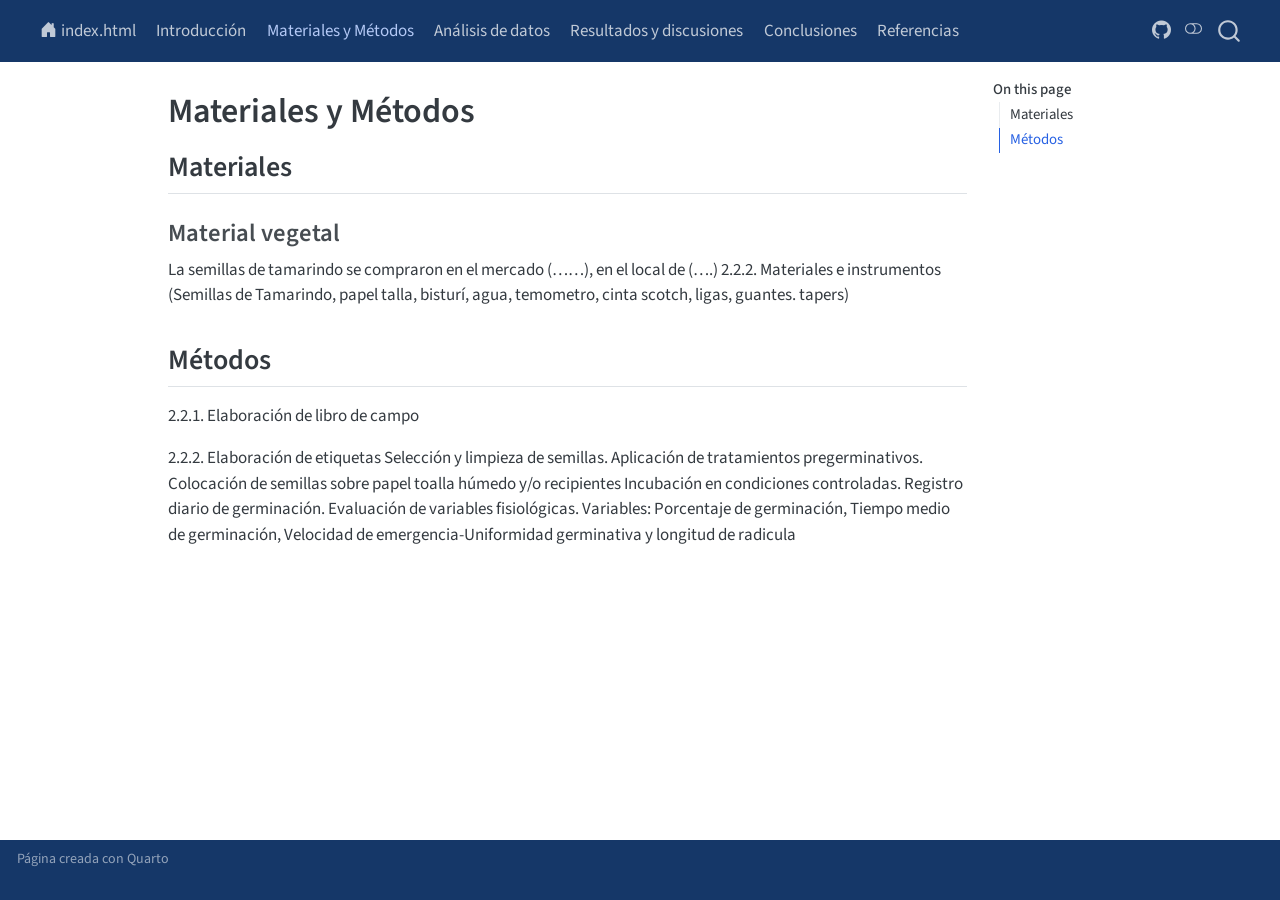
<file: docs/metodologia.html>
<!DOCTYPE html>
<html xmlns="http://www.w3.org/1999/xhtml" lang="en" xml:lang="en"><head>

<meta charset="utf-8">
<meta name="generator" content="quarto-1.9.36">

<meta name="viewport" content="width=device-width, initial-scale=1.0, user-scalable=yes">


<title>Materiales y Métodos – Germinación de Zanahoria</title>
<style>
/* Default styles provided by pandoc.
** See https://pandoc.org/MANUAL.html#variables-for-html for config info.
*/
code{white-space: pre-wrap;}
span.smallcaps{font-variant: small-caps;}
div.columns{display: flex; gap: min(4vw, 1.5em);}
div.column{flex: auto; overflow-x: auto;}
div.hanging-indent{margin-left: 1.5em; text-indent: -1.5em;}
ul.task-list{list-style: none;}
ul.task-list li input[type="checkbox"] {
  width: 0.8em;
  margin: 0 0.8em 0.2em -1em; /* quarto-specific, see https://github.com/quarto-dev/quarto-cli/issues/4556 */ 
  vertical-align: middle;
}
</style>


<script src="site_libs/quarto-nav/quarto-nav.js"></script>
<script src="site_libs/quarto-nav/headroom.min.js"></script>
<script src="site_libs/clipboard/clipboard.min.js"></script>
<script src="site_libs/quarto-search/autocomplete.umd.js"></script>
<script src="site_libs/quarto-search/fuse.min.js"></script>
<script src="site_libs/quarto-search/quarto-search.js"></script>
<meta name="quarto:offset" content="./">
<script src="site_libs/quarto-html/quarto.js" type="module"></script>
<script src="site_libs/quarto-html/tabsets/tabsets.js" type="module"></script>
<script src="site_libs/quarto-html/popper.min.js"></script>
<script src="site_libs/quarto-html/tippy.umd.min.js"></script>
<script src="site_libs/quarto-html/anchor.min.js"></script>
<link href="site_libs/quarto-html/tippy.css" rel="stylesheet">
<link href="site_libs/quarto-html/quarto-syntax-highlighting-845c23b38eaddc0f92fda52bfe77a8c8.css" rel="stylesheet" class="quarto-color-scheme" id="quarto-text-highlighting-styles">
<link href="site_libs/quarto-html/quarto-syntax-highlighting-dark-f418161beb48e0141c760e455f12af2c.css" rel="stylesheet" class="quarto-color-scheme quarto-color-alternate" id="quarto-text-highlighting-styles">
<link href="site_libs/quarto-html/quarto-syntax-highlighting-845c23b38eaddc0f92fda52bfe77a8c8.css" rel="stylesheet" class="quarto-color-scheme-extra" id="quarto-text-highlighting-styles">
<script src="site_libs/bootstrap/bootstrap.min.js"></script>
<link href="site_libs/bootstrap/bootstrap-icons.css" rel="stylesheet">
<link href="site_libs/bootstrap/bootstrap-e8717cbc217038f2bf43ba4f09ca7d1d.min.css" rel="stylesheet" append-hash="true" class="quarto-color-scheme" id="quarto-bootstrap" data-mode="light">
<link href="site_libs/bootstrap/bootstrap-dark-9d4fcde2272ed5f8f320b2137b805faa.min.css" rel="stylesheet" append-hash="true" class="quarto-color-scheme quarto-color-alternate" id="quarto-bootstrap" data-mode="dark">
<link href="site_libs/bootstrap/bootstrap-e8717cbc217038f2bf43ba4f09ca7d1d.min.css" rel="stylesheet" append-hash="true" class="quarto-color-scheme-extra" id="quarto-bootstrap" data-mode="light">
<script id="quarto-search-options" type="application/json">{
  "location": "navbar",
  "copy-button": false,
  "collapse-after": 3,
  "panel-placement": "end",
  "type": "overlay",
  "limit": 50,
  "keyboard-shortcut": [
    "f",
    "/",
    "s"
  ],
  "show-item-context": false,
  "language": {
    "search-no-results-text": "No results",
    "search-matching-documents-text": "matching documents",
    "search-copy-link-title": "Copy link to search",
    "search-hide-matches-text": "Hide additional matches",
    "search-more-match-text": "more match in this document",
    "search-more-matches-text": "more matches in this document",
    "search-clear-button-title": "Clear",
    "search-text-placeholder": "",
    "search-detached-cancel-button-title": "Cancel",
    "search-submit-button-title": "Submit",
    "search-label": "Search"
  }
}</script>


</head>

<body class="nav-fixed quarto-light"><script id="quarto-html-before-body" type="application/javascript">
    const toggleBodyColorMode = (bsSheetEl) => {
      const mode = bsSheetEl.getAttribute("data-mode");
      const bodyEl = window.document.querySelector("body");
      if (mode === "dark") {
        bodyEl.classList.add("quarto-dark");
        bodyEl.classList.remove("quarto-light");
      } else {
        bodyEl.classList.add("quarto-light");
        bodyEl.classList.remove("quarto-dark");
      }
    }
    const toggleBodyColorPrimary = () => {
      const bsSheetEl = window.document.querySelector("link#quarto-bootstrap:not([rel=disabled-stylesheet])");
      if (bsSheetEl) {
        toggleBodyColorMode(bsSheetEl);
      }
    }
    const setColorSchemeToggle = (alternate) => {
      const toggles = window.document.querySelectorAll('.quarto-color-scheme-toggle');
      for (let i=0; i < toggles.length; i++) {
        const toggle = toggles[i];
        if (toggle) {
          if (alternate) {
            toggle.classList.add("alternate");
          } else {
            toggle.classList.remove("alternate");
          }
        }
      }
    };
    const toggleColorMode = (alternate) => {
      // Switch the stylesheets
      const primaryStylesheets = window.document.querySelectorAll('link.quarto-color-scheme:not(.quarto-color-alternate)');
      const alternateStylesheets = window.document.querySelectorAll('link.quarto-color-scheme.quarto-color-alternate');
      manageTransitions('#quarto-margin-sidebar .nav-link', false);
      if (alternate) {
        // note: dark is layered on light, we don't disable primary!
        enableStylesheet(alternateStylesheets);
        for (const sheetNode of alternateStylesheets) {
          if (sheetNode.id === "quarto-bootstrap") {
            toggleBodyColorMode(sheetNode);
          }
        }
      } else {
        disableStylesheet(alternateStylesheets);
        enableStylesheet(primaryStylesheets)
        toggleBodyColorPrimary();
      }
      manageTransitions('#quarto-margin-sidebar .nav-link', true);
      // Switch the toggles
      setColorSchemeToggle(alternate)
      // Hack to workaround the fact that safari doesn't
      // properly recolor the scrollbar when toggling (#1455)
      if (navigator.userAgent.indexOf('Safari') > 0 && navigator.userAgent.indexOf('Chrome') == -1) {
        manageTransitions("body", false);
        window.scrollTo(0, 1);
        setTimeout(() => {
          window.scrollTo(0, 0);
          manageTransitions("body", true);
        }, 40);
      }
    }
    const disableStylesheet = (stylesheets) => {
      for (let i=0; i < stylesheets.length; i++) {
        const stylesheet = stylesheets[i];
        stylesheet.rel = 'disabled-stylesheet';
      }
    }
    const enableStylesheet = (stylesheets) => {
      for (let i=0; i < stylesheets.length; i++) {
        const stylesheet = stylesheets[i];
        if(stylesheet.rel !== 'stylesheet') { // for Chrome, which will still FOUC without this check
          stylesheet.rel = 'stylesheet';
        }
      }
    }
    const manageTransitions = (selector, allowTransitions) => {
      const els = window.document.querySelectorAll(selector);
      for (let i=0; i < els.length; i++) {
        const el = els[i];
        if (allowTransitions) {
          el.classList.remove('notransition');
        } else {
          el.classList.add('notransition');
        }
      }
    }
    const isFileUrl = () => {
      return window.location.protocol === 'file:';
    }
    const hasAlternateSentinel = () => {
      let styleSentinel = getColorSchemeSentinel();
      if (styleSentinel !== null) {
        return styleSentinel === "alternate";
      } else {
        return false;
      }
    }
    const setStyleSentinel = (alternate) => {
      const value = alternate ? "alternate" : "default";
      if (!isFileUrl()) {
        window.localStorage.setItem("quarto-color-scheme", value);
      } else {
        localAlternateSentinel = value;
      }
    }
    const getColorSchemeSentinel = () => {
      if (!isFileUrl()) {
        const storageValue = window.localStorage.getItem("quarto-color-scheme");
        return storageValue != null ? storageValue : localAlternateSentinel;
      } else {
        return localAlternateSentinel;
      }
    }
    const toggleGiscusIfUsed = (isAlternate, darkModeDefault) => {
      const baseTheme = document.querySelector('#giscus-base-theme')?.value ?? 'light';
      const alternateTheme = document.querySelector('#giscus-alt-theme')?.value ?? 'dark';
      let newTheme = '';
      if(authorPrefersDark) {
        newTheme = isAlternate ? baseTheme : alternateTheme;
      } else {
        newTheme = isAlternate ? alternateTheme : baseTheme;
      }
      const changeGiscusTheme = () => {
        // From: https://github.com/giscus/giscus/issues/336
        const sendMessage = (message) => {
          const iframe = document.querySelector('iframe.giscus-frame');
          if (!iframe) return;
          iframe.contentWindow.postMessage({ giscus: message }, 'https://giscus.app');
        }
        sendMessage({
          setConfig: {
            theme: newTheme
          }
        });
      }
      const isGiscussLoaded = window.document.querySelector('iframe.giscus-frame') !== null;
      if (isGiscussLoaded) {
        changeGiscusTheme();
      }
    };
    const authorPrefersDark = false;
    const darkModeDefault = authorPrefersDark;
      document.querySelector('link#quarto-text-highlighting-styles.quarto-color-scheme-extra').rel = 'disabled-stylesheet';
      document.querySelector('link#quarto-bootstrap.quarto-color-scheme-extra').rel = 'disabled-stylesheet';
    let localAlternateSentinel = darkModeDefault ? 'alternate' : 'default';
    // Dark / light mode switch
    window.quartoToggleColorScheme = () => {
      // Read the current dark / light value
      let toAlternate = !hasAlternateSentinel();
      toggleColorMode(toAlternate);
      setStyleSentinel(toAlternate);
      toggleGiscusIfUsed(toAlternate, darkModeDefault);
      window.dispatchEvent(new Event('resize'));
    };
    // Switch to dark mode if need be
    if (hasAlternateSentinel()) {
      toggleColorMode(true);
    } else {
      toggleColorMode(false);
    }
  </script>

<div id="quarto-search-results"></div>
  <header id="quarto-header" class="headroom fixed-top">
    <nav class="navbar navbar-expand-lg " data-bs-theme="dark">
      <div class="navbar-container container-fluid">
            <div id="quarto-search" class="" title="Search"></div>
          <button class="navbar-toggler" type="button" data-bs-toggle="collapse" data-bs-target="#navbarCollapse" aria-controls="navbarCollapse" role="menu" aria-expanded="false" aria-label="Toggle navigation" onclick="if (window.quartoToggleHeadroom) { window.quartoToggleHeadroom(); }">
  <span class="navbar-toggler-icon"></span>
</button>
          <div class="collapse navbar-collapse" id="navbarCollapse">
            <ul class="navbar-nav navbar-nav-scroll me-auto">
  <li class="nav-item">
    <a class="nav-link" href="./index.html"> <i class="bi bi-house-door-fill" role="img">
</i> 
<span class="menu-text">index.html</span></a>
  </li>  
  <li class="nav-item">
    <a class="nav-link" href="./introduccion.html"> 
<span class="menu-text">Introducción</span></a>
  </li>  
  <li class="nav-item">
    <a class="nav-link active" href="./metodologia.html" aria-current="page"> 
<span class="menu-text">Materiales y Métodos</span></a>
  </li>  
  <li class="nav-item">
    <a class="nav-link" href="./ESM.html"> 
<span class="menu-text">Análisis de datos</span></a>
  </li>  
  <li class="nav-item">
    <a class="nav-link" href="./resultados.html"> 
<span class="menu-text">Resultados y discusiones</span></a>
  </li>  
  <li class="nav-item">
    <a class="nav-link" href="./conclusiones.html"> 
<span class="menu-text">Conclusiones</span></a>
  </li>  
  <li class="nav-item">
    <a class="nav-link" href="./referencias.html"> 
<span class="menu-text">Referencias</span></a>
  </li>  
</ul>
            <ul class="navbar-nav navbar-nav-scroll ms-auto">
  <li class="nav-item compact">
    <a class="nav-link" href="https://github.com/7342664321-bot/Escarificaci-n_semillas_soya"> <i class="bi bi-github" role="img" aria-label="GitHub">
</i> 
<span class="menu-text"></span></a>
  </li>  
</ul>
          </div> <!-- /navcollapse -->
            <div class="quarto-navbar-tools">
  <a href="" class="quarto-color-scheme-toggle quarto-navigation-tool  px-1" onclick="window.quartoToggleColorScheme(); return false;" title="Toggle dark mode"><i class="bi"></i></a>
</div>
      </div> <!-- /container-fluid -->
    </nav>
</header>
<!-- content -->
<div id="quarto-content" class="quarto-container page-columns page-rows-contents page-layout-article page-navbar">
<!-- sidebar -->
<!-- margin-sidebar -->
    <div id="quarto-margin-sidebar" class="sidebar margin-sidebar">
        <nav id="TOC" role="doc-toc" class="toc-active">
    <h2 id="toc-title">On this page</h2>
   
  <ul>
  <li><a href="#materiales" id="toc-materiales" class="nav-link active" data-scroll-target="#materiales">Materiales</a>
  <ul class="collapse">
  <li><a href="#material-vegetal" id="toc-material-vegetal" class="nav-link" data-scroll-target="#material-vegetal">Material vegetal</a></li>
  </ul></li>
  <li><a href="#métodos" id="toc-métodos" class="nav-link" data-scroll-target="#métodos">Métodos</a></li>
  </ul>
</nav>
    </div>
<!-- main -->
<main class="content" id="quarto-document-content">


<header id="title-block-header" class="quarto-title-block default">
<div class="quarto-title">
<h1 class="title">Materiales y Métodos</h1>
</div>



<div class="quarto-title-meta">

    
  
    
  </div>
  


</header>


<section id="materiales" class="level2">
<h2 class="anchored" data-anchor-id="materiales">Materiales</h2>
<section id="material-vegetal" class="level3">
<h3 class="anchored" data-anchor-id="material-vegetal">Material vegetal</h3>
<p>La semillas de tamarindo se compraron en el mercado (……), en el local de (….) 2.2.2. Materiales e instrumentos (Semillas de Tamarindo, papel talla, bisturí, agua, temometro, cinta scotch, ligas, guantes. tapers)</p>
</section>
</section>
<section id="métodos" class="level2">
<h2 class="anchored" data-anchor-id="métodos">Métodos</h2>
<p>2.2.1. Elaboración de libro de campo</p>
<p>2.2.2. Elaboración de etiquetas Selección y limpieza de semillas. Aplicación de tratamientos pregerminativos. Colocación de semillas sobre papel toalla húmedo y/o recipientes Incubación en condiciones controladas. Registro diario de germinación. Evaluación de variables fisiológicas. Variables: Porcentaje de germinación, Tiempo medio de germinación, Velocidad de emergencia-Uniformidad germinativa y longitud de radicula</p>


</section>

</main> <!-- /main -->
<script id="quarto-html-after-body" type="application/javascript">
  window.document.addEventListener("DOMContentLoaded", function (event) {
    // Ensure there is a toggle, if there isn't float one in the top right
    if (window.document.querySelector('.quarto-color-scheme-toggle') === null) {
      const a = window.document.createElement('a');
      a.classList.add('top-right');
      a.classList.add('quarto-color-scheme-toggle');
      a.href = "";
      a.onclick = function() { try { window.quartoToggleColorScheme(); } catch {} return false; };
      const i = window.document.createElement("i");
      i.classList.add('bi');
      a.appendChild(i);
      window.document.body.appendChild(a);
    }
    setColorSchemeToggle(hasAlternateSentinel())
    const icon = "";
    const anchorJS = new window.AnchorJS();
    anchorJS.options = {
      placement: 'right',
      icon: icon
    };
    anchorJS.add('.anchored');
    const isCodeAnnotation = (el) => {
      for (const clz of el.classList) {
        if (clz.startsWith('code-annotation-')) {                     
          return true;
        }
      }
      return false;
    }
    const onCopySuccess = function(e) {
      // button target
      const button = e.trigger;
      // don't keep focus
      button.blur();
      // flash "checked"
      button.classList.add('code-copy-button-checked');
      var currentTitle = button.getAttribute("title");
      button.setAttribute("title", "Copied!");
      let tooltip;
      if (window.bootstrap) {
        button.setAttribute("data-bs-toggle", "tooltip");
        button.setAttribute("data-bs-placement", "left");
        button.setAttribute("data-bs-title", "Copied!");
        tooltip = new bootstrap.Tooltip(button, 
          { trigger: "manual", 
            customClass: "code-copy-button-tooltip",
            offset: [0, -8]});
        tooltip.show();    
      }
      setTimeout(function() {
        if (tooltip) {
          tooltip.hide();
          button.removeAttribute("data-bs-title");
          button.removeAttribute("data-bs-toggle");
          button.removeAttribute("data-bs-placement");
        }
        button.setAttribute("title", currentTitle);
        button.classList.remove('code-copy-button-checked');
      }, 1000);
      // clear code selection
      e.clearSelection();
    }
    const getTextToCopy = function(trigger) {
      const outerScaffold = trigger.parentElement.cloneNode(true);
      const codeEl = outerScaffold.querySelector('code');
      for (const childEl of codeEl.children) {
        if (isCodeAnnotation(childEl)) {
          childEl.remove();
        }
      }
      return codeEl.innerText;
    }
    const clipboard = new window.ClipboardJS('.code-copy-button:not([data-in-quarto-modal])', {
      text: getTextToCopy
    });
    clipboard.on('success', onCopySuccess);
    if (window.document.getElementById('quarto-embedded-source-code-modal')) {
      const clipboardModal = new window.ClipboardJS('.code-copy-button[data-in-quarto-modal]', {
        text: getTextToCopy,
        container: window.document.getElementById('quarto-embedded-source-code-modal')
      });
      clipboardModal.on('success', onCopySuccess);
    }
      var localhostRegex = new RegExp(/^(?:http|https):\/\/localhost\:?[0-9]*\//);
      var mailtoRegex = new RegExp(/^mailto:/);
        var filterRegex = new RegExp('/' + window.location.host + '/');
      var isInternal = (href) => {
          return filterRegex.test(href) || localhostRegex.test(href) || mailtoRegex.test(href);
      }
      // Inspect non-navigation links and adorn them if external
     var links = window.document.querySelectorAll('a[href]:not(.nav-link):not(.navbar-brand):not(.toc-action):not(.sidebar-link):not(.sidebar-item-toggle):not(.pagination-link):not(.no-external):not([aria-hidden]):not(.dropdown-item):not(.quarto-navigation-tool):not(.about-link)');
      for (var i=0; i<links.length; i++) {
        const link = links[i];
        if (!isInternal(link.href)) {
          // undo the damage that might have been done by quarto-nav.js in the case of
          // links that we want to consider external
          if (link.dataset.originalHref !== undefined) {
            link.href = link.dataset.originalHref;
          }
        }
      }
    function tippyHover(el, contentFn, onTriggerFn, onUntriggerFn) {
      const config = {
        allowHTML: true,
        maxWidth: 500,
        delay: 100,
        arrow: false,
        appendTo: function(el) {
            return el.parentElement;
        },
        interactive: true,
        interactiveBorder: 10,
        theme: 'quarto',
        placement: 'bottom-start',
      };
      if (contentFn) {
        config.content = contentFn;
      }
      if (onTriggerFn) {
        config.onTrigger = onTriggerFn;
      }
      if (onUntriggerFn) {
        config.onUntrigger = onUntriggerFn;
      }
      window.tippy(el, config); 
    }
    const noterefs = window.document.querySelectorAll('a[role="doc-noteref"]');
    for (var i=0; i<noterefs.length; i++) {
      const ref = noterefs[i];
      tippyHover(ref, function() {
        // use id or data attribute instead here
        let href = ref.getAttribute('data-footnote-href') || ref.getAttribute('href');
        try { href = new URL(href).hash; } catch {}
        const id = href.replace(/^#\/?/, "");
        const note = window.document.getElementById(id);
        if (note) {
          return note.innerHTML;
        } else {
          return "";
        }
      });
    }
    const xrefs = window.document.querySelectorAll('a.quarto-xref');
    const processXRef = (id, note) => {
      // Strip column container classes
      const stripColumnClz = (el) => {
        el.classList.remove("page-full", "page-columns");
        if (el.children) {
          for (const child of el.children) {
            stripColumnClz(child);
          }
        }
      }
      stripColumnClz(note)
      if (id === null || id.startsWith('sec-')) {
        // Special case sections, only their first couple elements
        const container = document.createElement("div");
        if (note.children && note.children.length > 2) {
          container.appendChild(note.children[0].cloneNode(true));
          for (let i = 1; i < note.children.length; i++) {
            const child = note.children[i];
            if (child.tagName === "P" && child.innerText === "") {
              continue;
            } else {
              container.appendChild(child.cloneNode(true));
              break;
            }
          }
          if (window.Quarto?.typesetMath) {
            window.Quarto.typesetMath(container);
          }
          return container.innerHTML
        } else {
          if (window.Quarto?.typesetMath) {
            window.Quarto.typesetMath(note);
          }
          return note.innerHTML;
        }
      } else {
        // Remove any anchor links if they are present
        const anchorLink = note.querySelector('a.anchorjs-link');
        if (anchorLink) {
          anchorLink.remove();
        }
        if (window.Quarto?.typesetMath) {
          window.Quarto.typesetMath(note);
        }
        if (note.classList.contains("callout")) {
          return note.outerHTML;
        } else {
          return note.innerHTML;
        }
      }
    }
    for (var i=0; i<xrefs.length; i++) {
      const xref = xrefs[i];
      tippyHover(xref, undefined, function(instance) {
        instance.disable();
        let url = xref.getAttribute('href');
        let hash = undefined; 
        if (url.startsWith('#')) {
          hash = url;
        } else {
          try { hash = new URL(url).hash; } catch {}
        }
        if (hash) {
          const id = hash.replace(/^#\/?/, "");
          const note = window.document.getElementById(id);
          if (note !== null) {
            try {
              const html = processXRef(id, note.cloneNode(true));
              instance.setContent(html);
            } finally {
              instance.enable();
              instance.show();
            }
          } else {
            // See if we can fetch this
            fetch(url.split('#')[0])
            .then(res => res.text())
            .then(html => {
              const parser = new DOMParser();
              const htmlDoc = parser.parseFromString(html, "text/html");
              const note = htmlDoc.getElementById(id);
              if (note !== null) {
                const html = processXRef(id, note);
                instance.setContent(html);
              } 
            }).finally(() => {
              instance.enable();
              instance.show();
            });
          }
        } else {
          // See if we can fetch a full url (with no hash to target)
          // This is a special case and we should probably do some content thinning / targeting
          fetch(url)
          .then(res => res.text())
          .then(html => {
            const parser = new DOMParser();
            const htmlDoc = parser.parseFromString(html, "text/html");
            const note = htmlDoc.querySelector('main.content');
            if (note !== null) {
              // This should only happen for chapter cross references
              // (since there is no id in the URL)
              // remove the first header
              if (note.children.length > 0 && note.children[0].tagName === "HEADER") {
                note.children[0].remove();
              }
              const html = processXRef(null, note);
              instance.setContent(html);
            } 
          }).finally(() => {
            instance.enable();
            instance.show();
          });
        }
      }, function(instance) {
      });
    }
        let selectedAnnoteEl;
        const selectorForAnnotation = ( cell, annotation) => {
          let cellAttr = 'data-code-cell="' + cell + '"';
          let lineAttr = 'data-code-annotation="' +  annotation + '"';
          const selector = 'span[' + cellAttr + '][' + lineAttr + ']';
          return selector;
        }
        const selectCodeLines = (annoteEl) => {
          const doc = window.document;
          const targetCell = annoteEl.getAttribute("data-target-cell");
          const targetAnnotation = annoteEl.getAttribute("data-target-annotation");
          const annoteSpan = window.document.querySelector(selectorForAnnotation(targetCell, targetAnnotation));
          const lines = annoteSpan.getAttribute("data-code-lines").split(",");
          const lineIds = lines.map((line) => {
            return targetCell + "-" + line;
          })
          let top = null;
          let height = null;
          let parent = null;
          if (lineIds.length > 0) {
              //compute the position of the single el (top and bottom and make a div)
              const el = window.document.getElementById(lineIds[0]);
              top = el.offsetTop;
              height = el.offsetHeight;
              parent = el.parentElement.parentElement;
            if (lineIds.length > 1) {
              const lastEl = window.document.getElementById(lineIds[lineIds.length - 1]);
              const bottom = lastEl.offsetTop + lastEl.offsetHeight;
              height = bottom - top;
            }
            if (top !== null && height !== null && parent !== null) {
              // cook up a div (if necessary) and position it 
              let div = window.document.getElementById("code-annotation-line-highlight");
              if (div === null) {
                div = window.document.createElement("div");
                div.setAttribute("id", "code-annotation-line-highlight");
                div.style.position = 'absolute';
                parent.appendChild(div);
              }
              div.style.top = top - 2 + "px";
              div.style.height = height + 4 + "px";
              div.style.left = 0;
              let gutterDiv = window.document.getElementById("code-annotation-line-highlight-gutter");
              if (gutterDiv === null) {
                gutterDiv = window.document.createElement("div");
                gutterDiv.setAttribute("id", "code-annotation-line-highlight-gutter");
                gutterDiv.style.position = 'absolute';
                const codeCell = window.document.getElementById(targetCell);
                const gutter = codeCell.querySelector('.code-annotation-gutter');
                gutter.appendChild(gutterDiv);
              }
              gutterDiv.style.top = top - 2 + "px";
              gutterDiv.style.height = height + 4 + "px";
            }
            selectedAnnoteEl = annoteEl;
          }
        };
        const unselectCodeLines = () => {
          const elementsIds = ["code-annotation-line-highlight", "code-annotation-line-highlight-gutter"];
          elementsIds.forEach((elId) => {
            const div = window.document.getElementById(elId);
            if (div) {
              div.remove();
            }
          });
          selectedAnnoteEl = undefined;
        };
          // Handle positioning of the toggle
      window.addEventListener(
        "resize",
        throttle(() => {
          elRect = undefined;
          if (selectedAnnoteEl) {
            selectCodeLines(selectedAnnoteEl);
          }
        }, 10)
      );
      function throttle(fn, ms) {
      let throttle = false;
      let timer;
        return (...args) => {
          if(!throttle) { // first call gets through
              fn.apply(this, args);
              throttle = true;
          } else { // all the others get throttled
              if(timer) clearTimeout(timer); // cancel #2
              timer = setTimeout(() => {
                fn.apply(this, args);
                timer = throttle = false;
              }, ms);
          }
        };
      }
        // Attach click handler to the DT
        const annoteDls = window.document.querySelectorAll('dt[data-target-cell]');
        for (const annoteDlNode of annoteDls) {
          annoteDlNode.addEventListener('click', (event) => {
            const clickedEl = event.target;
            if (clickedEl !== selectedAnnoteEl) {
              unselectCodeLines();
              const activeEl = window.document.querySelector('dt[data-target-cell].code-annotation-active');
              if (activeEl) {
                activeEl.classList.remove('code-annotation-active');
              }
              selectCodeLines(clickedEl);
              clickedEl.classList.add('code-annotation-active');
            } else {
              // Unselect the line
              unselectCodeLines();
              clickedEl.classList.remove('code-annotation-active');
            }
          });
        }
    const findCites = (el) => {
      const parentEl = el.parentElement;
      if (parentEl) {
        const cites = parentEl.dataset.cites;
        if (cites) {
          return {
            el,
            cites: cites.split(' ')
          };
        } else {
          return findCites(el.parentElement)
        }
      } else {
        return undefined;
      }
    };
    var bibliorefs = window.document.querySelectorAll('a[role="doc-biblioref"]');
    for (var i=0; i<bibliorefs.length; i++) {
      const ref = bibliorefs[i];
      const citeInfo = findCites(ref);
      if (citeInfo) {
        tippyHover(citeInfo.el, function() {
          var popup = window.document.createElement('div');
          citeInfo.cites.forEach(function(cite) {
            var citeDiv = window.document.createElement('div');
            citeDiv.classList.add('hanging-indent');
            citeDiv.classList.add('csl-entry');
            var biblioDiv = window.document.getElementById('ref-' + cite);
            if (biblioDiv) {
              citeDiv.innerHTML = biblioDiv.innerHTML;
            }
            popup.appendChild(citeDiv);
          });
          return popup.innerHTML;
        });
      }
    }
  });
  </script>
</div> <!-- /content -->
<footer class="footer">
  <div class="nav-footer">
    <div class="nav-footer-left">
<p>Página creada con Quarto</p>
</div>   
    <div class="nav-footer-center">
      &nbsp;
    </div>
    <div class="nav-footer-right">
      &nbsp;
    </div>
  </div>
</footer>




</body></html>
</file>
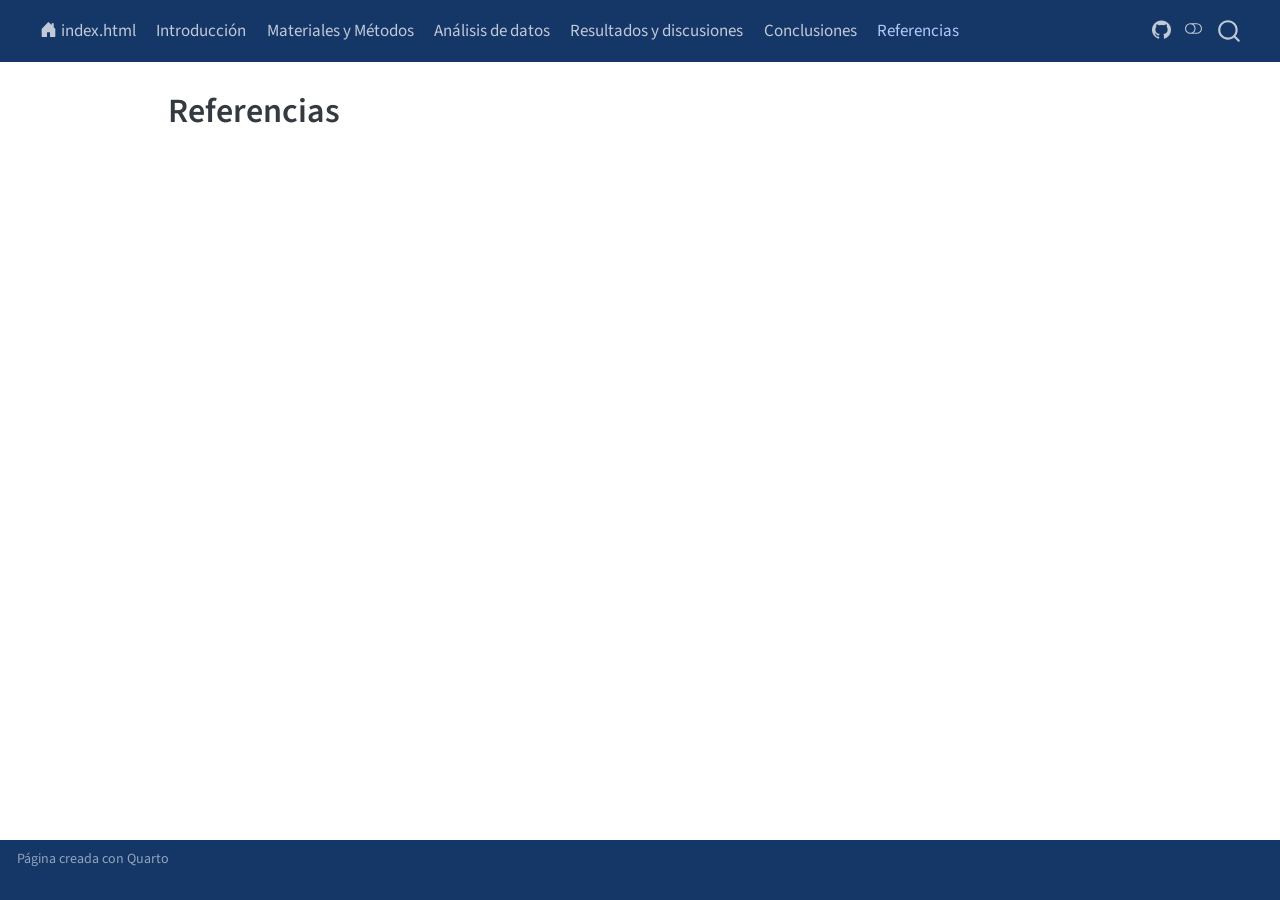
<file: docs/referencias.html>
<!DOCTYPE html>
<html xmlns="http://www.w3.org/1999/xhtml" lang="en" xml:lang="en"><head>

<meta charset="utf-8">
<meta name="generator" content="quarto-1.9.36">

<meta name="viewport" content="width=device-width, initial-scale=1.0, user-scalable=yes">


<title>Referencias – Germinación de Zanahoria</title>
<style>
/* Default styles provided by pandoc.
** See https://pandoc.org/MANUAL.html#variables-for-html for config info.
*/
code{white-space: pre-wrap;}
span.smallcaps{font-variant: small-caps;}
div.columns{display: flex; gap: min(4vw, 1.5em);}
div.column{flex: auto; overflow-x: auto;}
div.hanging-indent{margin-left: 1.5em; text-indent: -1.5em;}
ul.task-list{list-style: none;}
ul.task-list li input[type="checkbox"] {
  width: 0.8em;
  margin: 0 0.8em 0.2em -1em; /* quarto-specific, see https://github.com/quarto-dev/quarto-cli/issues/4556 */ 
  vertical-align: middle;
}
</style>


<script src="site_libs/quarto-nav/quarto-nav.js"></script>
<script src="site_libs/quarto-nav/headroom.min.js"></script>
<script src="site_libs/clipboard/clipboard.min.js"></script>
<script src="site_libs/quarto-search/autocomplete.umd.js"></script>
<script src="site_libs/quarto-search/fuse.min.js"></script>
<script src="site_libs/quarto-search/quarto-search.js"></script>
<meta name="quarto:offset" content="./">
<script src="site_libs/quarto-html/quarto.js" type="module"></script>
<script src="site_libs/quarto-html/tabsets/tabsets.js" type="module"></script>
<script src="site_libs/quarto-html/popper.min.js"></script>
<script src="site_libs/quarto-html/tippy.umd.min.js"></script>
<script src="site_libs/quarto-html/anchor.min.js"></script>
<link href="site_libs/quarto-html/tippy.css" rel="stylesheet">
<link href="site_libs/quarto-html/quarto-syntax-highlighting-845c23b38eaddc0f92fda52bfe77a8c8.css" rel="stylesheet" class="quarto-color-scheme" id="quarto-text-highlighting-styles">
<link href="site_libs/quarto-html/quarto-syntax-highlighting-dark-f418161beb48e0141c760e455f12af2c.css" rel="stylesheet" class="quarto-color-scheme quarto-color-alternate" id="quarto-text-highlighting-styles">
<link href="site_libs/quarto-html/quarto-syntax-highlighting-845c23b38eaddc0f92fda52bfe77a8c8.css" rel="stylesheet" class="quarto-color-scheme-extra" id="quarto-text-highlighting-styles">
<script src="site_libs/bootstrap/bootstrap.min.js"></script>
<link href="site_libs/bootstrap/bootstrap-icons.css" rel="stylesheet">
<link href="site_libs/bootstrap/bootstrap-e8717cbc217038f2bf43ba4f09ca7d1d.min.css" rel="stylesheet" append-hash="true" class="quarto-color-scheme" id="quarto-bootstrap" data-mode="light">
<link href="site_libs/bootstrap/bootstrap-dark-9d4fcde2272ed5f8f320b2137b805faa.min.css" rel="stylesheet" append-hash="true" class="quarto-color-scheme quarto-color-alternate" id="quarto-bootstrap" data-mode="dark">
<link href="site_libs/bootstrap/bootstrap-e8717cbc217038f2bf43ba4f09ca7d1d.min.css" rel="stylesheet" append-hash="true" class="quarto-color-scheme-extra" id="quarto-bootstrap" data-mode="light">
<script id="quarto-search-options" type="application/json">{
  "location": "navbar",
  "copy-button": false,
  "collapse-after": 3,
  "panel-placement": "end",
  "type": "overlay",
  "limit": 50,
  "keyboard-shortcut": [
    "f",
    "/",
    "s"
  ],
  "show-item-context": false,
  "language": {
    "search-no-results-text": "No results",
    "search-matching-documents-text": "matching documents",
    "search-copy-link-title": "Copy link to search",
    "search-hide-matches-text": "Hide additional matches",
    "search-more-match-text": "more match in this document",
    "search-more-matches-text": "more matches in this document",
    "search-clear-button-title": "Clear",
    "search-text-placeholder": "",
    "search-detached-cancel-button-title": "Cancel",
    "search-submit-button-title": "Submit",
    "search-label": "Search"
  }
}</script>


</head>

<body class="nav-fixed quarto-light"><script id="quarto-html-before-body" type="application/javascript">
    const toggleBodyColorMode = (bsSheetEl) => {
      const mode = bsSheetEl.getAttribute("data-mode");
      const bodyEl = window.document.querySelector("body");
      if (mode === "dark") {
        bodyEl.classList.add("quarto-dark");
        bodyEl.classList.remove("quarto-light");
      } else {
        bodyEl.classList.add("quarto-light");
        bodyEl.classList.remove("quarto-dark");
      }
    }
    const toggleBodyColorPrimary = () => {
      const bsSheetEl = window.document.querySelector("link#quarto-bootstrap:not([rel=disabled-stylesheet])");
      if (bsSheetEl) {
        toggleBodyColorMode(bsSheetEl);
      }
    }
    const setColorSchemeToggle = (alternate) => {
      const toggles = window.document.querySelectorAll('.quarto-color-scheme-toggle');
      for (let i=0; i < toggles.length; i++) {
        const toggle = toggles[i];
        if (toggle) {
          if (alternate) {
            toggle.classList.add("alternate");
          } else {
            toggle.classList.remove("alternate");
          }
        }
      }
    };
    const toggleColorMode = (alternate) => {
      // Switch the stylesheets
      const primaryStylesheets = window.document.querySelectorAll('link.quarto-color-scheme:not(.quarto-color-alternate)');
      const alternateStylesheets = window.document.querySelectorAll('link.quarto-color-scheme.quarto-color-alternate');
      manageTransitions('#quarto-margin-sidebar .nav-link', false);
      if (alternate) {
        // note: dark is layered on light, we don't disable primary!
        enableStylesheet(alternateStylesheets);
        for (const sheetNode of alternateStylesheets) {
          if (sheetNode.id === "quarto-bootstrap") {
            toggleBodyColorMode(sheetNode);
          }
        }
      } else {
        disableStylesheet(alternateStylesheets);
        enableStylesheet(primaryStylesheets)
        toggleBodyColorPrimary();
      }
      manageTransitions('#quarto-margin-sidebar .nav-link', true);
      // Switch the toggles
      setColorSchemeToggle(alternate)
      // Hack to workaround the fact that safari doesn't
      // properly recolor the scrollbar when toggling (#1455)
      if (navigator.userAgent.indexOf('Safari') > 0 && navigator.userAgent.indexOf('Chrome') == -1) {
        manageTransitions("body", false);
        window.scrollTo(0, 1);
        setTimeout(() => {
          window.scrollTo(0, 0);
          manageTransitions("body", true);
        }, 40);
      }
    }
    const disableStylesheet = (stylesheets) => {
      for (let i=0; i < stylesheets.length; i++) {
        const stylesheet = stylesheets[i];
        stylesheet.rel = 'disabled-stylesheet';
      }
    }
    const enableStylesheet = (stylesheets) => {
      for (let i=0; i < stylesheets.length; i++) {
        const stylesheet = stylesheets[i];
        if(stylesheet.rel !== 'stylesheet') { // for Chrome, which will still FOUC without this check
          stylesheet.rel = 'stylesheet';
        }
      }
    }
    const manageTransitions = (selector, allowTransitions) => {
      const els = window.document.querySelectorAll(selector);
      for (let i=0; i < els.length; i++) {
        const el = els[i];
        if (allowTransitions) {
          el.classList.remove('notransition');
        } else {
          el.classList.add('notransition');
        }
      }
    }
    const isFileUrl = () => {
      return window.location.protocol === 'file:';
    }
    const hasAlternateSentinel = () => {
      let styleSentinel = getColorSchemeSentinel();
      if (styleSentinel !== null) {
        return styleSentinel === "alternate";
      } else {
        return false;
      }
    }
    const setStyleSentinel = (alternate) => {
      const value = alternate ? "alternate" : "default";
      if (!isFileUrl()) {
        window.localStorage.setItem("quarto-color-scheme", value);
      } else {
        localAlternateSentinel = value;
      }
    }
    const getColorSchemeSentinel = () => {
      if (!isFileUrl()) {
        const storageValue = window.localStorage.getItem("quarto-color-scheme");
        return storageValue != null ? storageValue : localAlternateSentinel;
      } else {
        return localAlternateSentinel;
      }
    }
    const toggleGiscusIfUsed = (isAlternate, darkModeDefault) => {
      const baseTheme = document.querySelector('#giscus-base-theme')?.value ?? 'light';
      const alternateTheme = document.querySelector('#giscus-alt-theme')?.value ?? 'dark';
      let newTheme = '';
      if(authorPrefersDark) {
        newTheme = isAlternate ? baseTheme : alternateTheme;
      } else {
        newTheme = isAlternate ? alternateTheme : baseTheme;
      }
      const changeGiscusTheme = () => {
        // From: https://github.com/giscus/giscus/issues/336
        const sendMessage = (message) => {
          const iframe = document.querySelector('iframe.giscus-frame');
          if (!iframe) return;
          iframe.contentWindow.postMessage({ giscus: message }, 'https://giscus.app');
        }
        sendMessage({
          setConfig: {
            theme: newTheme
          }
        });
      }
      const isGiscussLoaded = window.document.querySelector('iframe.giscus-frame') !== null;
      if (isGiscussLoaded) {
        changeGiscusTheme();
      }
    };
    const authorPrefersDark = false;
    const darkModeDefault = authorPrefersDark;
      document.querySelector('link#quarto-text-highlighting-styles.quarto-color-scheme-extra').rel = 'disabled-stylesheet';
      document.querySelector('link#quarto-bootstrap.quarto-color-scheme-extra').rel = 'disabled-stylesheet';
    let localAlternateSentinel = darkModeDefault ? 'alternate' : 'default';
    // Dark / light mode switch
    window.quartoToggleColorScheme = () => {
      // Read the current dark / light value
      let toAlternate = !hasAlternateSentinel();
      toggleColorMode(toAlternate);
      setStyleSentinel(toAlternate);
      toggleGiscusIfUsed(toAlternate, darkModeDefault);
      window.dispatchEvent(new Event('resize'));
    };
    // Switch to dark mode if need be
    if (hasAlternateSentinel()) {
      toggleColorMode(true);
    } else {
      toggleColorMode(false);
    }
  </script>

<div id="quarto-search-results"></div>
  <header id="quarto-header" class="headroom fixed-top">
    <nav class="navbar navbar-expand-lg " data-bs-theme="dark">
      <div class="navbar-container container-fluid">
            <div id="quarto-search" class="" title="Search"></div>
          <button class="navbar-toggler" type="button" data-bs-toggle="collapse" data-bs-target="#navbarCollapse" aria-controls="navbarCollapse" role="menu" aria-expanded="false" aria-label="Toggle navigation" onclick="if (window.quartoToggleHeadroom) { window.quartoToggleHeadroom(); }">
  <span class="navbar-toggler-icon"></span>
</button>
          <div class="collapse navbar-collapse" id="navbarCollapse">
            <ul class="navbar-nav navbar-nav-scroll me-auto">
  <li class="nav-item">
    <a class="nav-link" href="./index.html"> <i class="bi bi-house-door-fill" role="img">
</i> 
<span class="menu-text">index.html</span></a>
  </li>  
  <li class="nav-item">
    <a class="nav-link" href="./introduccion.html"> 
<span class="menu-text">Introducción</span></a>
  </li>  
  <li class="nav-item">
    <a class="nav-link" href="./metodologia.html"> 
<span class="menu-text">Materiales y Métodos</span></a>
  </li>  
  <li class="nav-item">
    <a class="nav-link" href="./ESM.html"> 
<span class="menu-text">Análisis de datos</span></a>
  </li>  
  <li class="nav-item">
    <a class="nav-link" href="./resultados.html"> 
<span class="menu-text">Resultados y discusiones</span></a>
  </li>  
  <li class="nav-item">
    <a class="nav-link" href="./conclusiones.html"> 
<span class="menu-text">Conclusiones</span></a>
  </li>  
  <li class="nav-item">
    <a class="nav-link active" href="./referencias.html" aria-current="page"> 
<span class="menu-text">Referencias</span></a>
  </li>  
</ul>
            <ul class="navbar-nav navbar-nav-scroll ms-auto">
  <li class="nav-item compact">
    <a class="nav-link" href="https://github.com/7342664321-bot/Escarificaci-n_semillas_soya"> <i class="bi bi-github" role="img" aria-label="GitHub">
</i> 
<span class="menu-text"></span></a>
  </li>  
</ul>
          </div> <!-- /navcollapse -->
            <div class="quarto-navbar-tools">
  <a href="" class="quarto-color-scheme-toggle quarto-navigation-tool  px-1" onclick="window.quartoToggleColorScheme(); return false;" title="Toggle dark mode"><i class="bi"></i></a>
</div>
      </div> <!-- /container-fluid -->
    </nav>
</header>
<!-- content -->
<div id="quarto-content" class="quarto-container page-columns page-rows-contents page-layout-article page-navbar">
<!-- sidebar -->
<!-- margin-sidebar -->
    <div id="quarto-margin-sidebar" class="sidebar margin-sidebar zindex-bottom">
        
    </div>
<!-- main -->
<main class="content" id="quarto-document-content">


<header id="title-block-header" class="quarto-title-block default">
<div class="quarto-title">
<h1 class="title">Referencias</h1>
</div>



<div class="quarto-title-meta">

    
  
    
  </div>
  


</header>





</main> <!-- /main -->
<script id="quarto-html-after-body" type="application/javascript">
  window.document.addEventListener("DOMContentLoaded", function (event) {
    // Ensure there is a toggle, if there isn't float one in the top right
    if (window.document.querySelector('.quarto-color-scheme-toggle') === null) {
      const a = window.document.createElement('a');
      a.classList.add('top-right');
      a.classList.add('quarto-color-scheme-toggle');
      a.href = "";
      a.onclick = function() { try { window.quartoToggleColorScheme(); } catch {} return false; };
      const i = window.document.createElement("i");
      i.classList.add('bi');
      a.appendChild(i);
      window.document.body.appendChild(a);
    }
    setColorSchemeToggle(hasAlternateSentinel())
    const icon = "";
    const anchorJS = new window.AnchorJS();
    anchorJS.options = {
      placement: 'right',
      icon: icon
    };
    anchorJS.add('.anchored');
    const isCodeAnnotation = (el) => {
      for (const clz of el.classList) {
        if (clz.startsWith('code-annotation-')) {                     
          return true;
        }
      }
      return false;
    }
    const onCopySuccess = function(e) {
      // button target
      const button = e.trigger;
      // don't keep focus
      button.blur();
      // flash "checked"
      button.classList.add('code-copy-button-checked');
      var currentTitle = button.getAttribute("title");
      button.setAttribute("title", "Copied!");
      let tooltip;
      if (window.bootstrap) {
        button.setAttribute("data-bs-toggle", "tooltip");
        button.setAttribute("data-bs-placement", "left");
        button.setAttribute("data-bs-title", "Copied!");
        tooltip = new bootstrap.Tooltip(button, 
          { trigger: "manual", 
            customClass: "code-copy-button-tooltip",
            offset: [0, -8]});
        tooltip.show();    
      }
      setTimeout(function() {
        if (tooltip) {
          tooltip.hide();
          button.removeAttribute("data-bs-title");
          button.removeAttribute("data-bs-toggle");
          button.removeAttribute("data-bs-placement");
        }
        button.setAttribute("title", currentTitle);
        button.classList.remove('code-copy-button-checked');
      }, 1000);
      // clear code selection
      e.clearSelection();
    }
    const getTextToCopy = function(trigger) {
      const outerScaffold = trigger.parentElement.cloneNode(true);
      const codeEl = outerScaffold.querySelector('code');
      for (const childEl of codeEl.children) {
        if (isCodeAnnotation(childEl)) {
          childEl.remove();
        }
      }
      return codeEl.innerText;
    }
    const clipboard = new window.ClipboardJS('.code-copy-button:not([data-in-quarto-modal])', {
      text: getTextToCopy
    });
    clipboard.on('success', onCopySuccess);
    if (window.document.getElementById('quarto-embedded-source-code-modal')) {
      const clipboardModal = new window.ClipboardJS('.code-copy-button[data-in-quarto-modal]', {
        text: getTextToCopy,
        container: window.document.getElementById('quarto-embedded-source-code-modal')
      });
      clipboardModal.on('success', onCopySuccess);
    }
      var localhostRegex = new RegExp(/^(?:http|https):\/\/localhost\:?[0-9]*\//);
      var mailtoRegex = new RegExp(/^mailto:/);
        var filterRegex = new RegExp('/' + window.location.host + '/');
      var isInternal = (href) => {
          return filterRegex.test(href) || localhostRegex.test(href) || mailtoRegex.test(href);
      }
      // Inspect non-navigation links and adorn them if external
     var links = window.document.querySelectorAll('a[href]:not(.nav-link):not(.navbar-brand):not(.toc-action):not(.sidebar-link):not(.sidebar-item-toggle):not(.pagination-link):not(.no-external):not([aria-hidden]):not(.dropdown-item):not(.quarto-navigation-tool):not(.about-link)');
      for (var i=0; i<links.length; i++) {
        const link = links[i];
        if (!isInternal(link.href)) {
          // undo the damage that might have been done by quarto-nav.js in the case of
          // links that we want to consider external
          if (link.dataset.originalHref !== undefined) {
            link.href = link.dataset.originalHref;
          }
        }
      }
    function tippyHover(el, contentFn, onTriggerFn, onUntriggerFn) {
      const config = {
        allowHTML: true,
        maxWidth: 500,
        delay: 100,
        arrow: false,
        appendTo: function(el) {
            return el.parentElement;
        },
        interactive: true,
        interactiveBorder: 10,
        theme: 'quarto',
        placement: 'bottom-start',
      };
      if (contentFn) {
        config.content = contentFn;
      }
      if (onTriggerFn) {
        config.onTrigger = onTriggerFn;
      }
      if (onUntriggerFn) {
        config.onUntrigger = onUntriggerFn;
      }
      window.tippy(el, config); 
    }
    const noterefs = window.document.querySelectorAll('a[role="doc-noteref"]');
    for (var i=0; i<noterefs.length; i++) {
      const ref = noterefs[i];
      tippyHover(ref, function() {
        // use id or data attribute instead here
        let href = ref.getAttribute('data-footnote-href') || ref.getAttribute('href');
        try { href = new URL(href).hash; } catch {}
        const id = href.replace(/^#\/?/, "");
        const note = window.document.getElementById(id);
        if (note) {
          return note.innerHTML;
        } else {
          return "";
        }
      });
    }
    const xrefs = window.document.querySelectorAll('a.quarto-xref');
    const processXRef = (id, note) => {
      // Strip column container classes
      const stripColumnClz = (el) => {
        el.classList.remove("page-full", "page-columns");
        if (el.children) {
          for (const child of el.children) {
            stripColumnClz(child);
          }
        }
      }
      stripColumnClz(note)
      if (id === null || id.startsWith('sec-')) {
        // Special case sections, only their first couple elements
        const container = document.createElement("div");
        if (note.children && note.children.length > 2) {
          container.appendChild(note.children[0].cloneNode(true));
          for (let i = 1; i < note.children.length; i++) {
            const child = note.children[i];
            if (child.tagName === "P" && child.innerText === "") {
              continue;
            } else {
              container.appendChild(child.cloneNode(true));
              break;
            }
          }
          if (window.Quarto?.typesetMath) {
            window.Quarto.typesetMath(container);
          }
          return container.innerHTML
        } else {
          if (window.Quarto?.typesetMath) {
            window.Quarto.typesetMath(note);
          }
          return note.innerHTML;
        }
      } else {
        // Remove any anchor links if they are present
        const anchorLink = note.querySelector('a.anchorjs-link');
        if (anchorLink) {
          anchorLink.remove();
        }
        if (window.Quarto?.typesetMath) {
          window.Quarto.typesetMath(note);
        }
        if (note.classList.contains("callout")) {
          return note.outerHTML;
        } else {
          return note.innerHTML;
        }
      }
    }
    for (var i=0; i<xrefs.length; i++) {
      const xref = xrefs[i];
      tippyHover(xref, undefined, function(instance) {
        instance.disable();
        let url = xref.getAttribute('href');
        let hash = undefined; 
        if (url.startsWith('#')) {
          hash = url;
        } else {
          try { hash = new URL(url).hash; } catch {}
        }
        if (hash) {
          const id = hash.replace(/^#\/?/, "");
          const note = window.document.getElementById(id);
          if (note !== null) {
            try {
              const html = processXRef(id, note.cloneNode(true));
              instance.setContent(html);
            } finally {
              instance.enable();
              instance.show();
            }
          } else {
            // See if we can fetch this
            fetch(url.split('#')[0])
            .then(res => res.text())
            .then(html => {
              const parser = new DOMParser();
              const htmlDoc = parser.parseFromString(html, "text/html");
              const note = htmlDoc.getElementById(id);
              if (note !== null) {
                const html = processXRef(id, note);
                instance.setContent(html);
              } 
            }).finally(() => {
              instance.enable();
              instance.show();
            });
          }
        } else {
          // See if we can fetch a full url (with no hash to target)
          // This is a special case and we should probably do some content thinning / targeting
          fetch(url)
          .then(res => res.text())
          .then(html => {
            const parser = new DOMParser();
            const htmlDoc = parser.parseFromString(html, "text/html");
            const note = htmlDoc.querySelector('main.content');
            if (note !== null) {
              // This should only happen for chapter cross references
              // (since there is no id in the URL)
              // remove the first header
              if (note.children.length > 0 && note.children[0].tagName === "HEADER") {
                note.children[0].remove();
              }
              const html = processXRef(null, note);
              instance.setContent(html);
            } 
          }).finally(() => {
            instance.enable();
            instance.show();
          });
        }
      }, function(instance) {
      });
    }
        let selectedAnnoteEl;
        const selectorForAnnotation = ( cell, annotation) => {
          let cellAttr = 'data-code-cell="' + cell + '"';
          let lineAttr = 'data-code-annotation="' +  annotation + '"';
          const selector = 'span[' + cellAttr + '][' + lineAttr + ']';
          return selector;
        }
        const selectCodeLines = (annoteEl) => {
          const doc = window.document;
          const targetCell = annoteEl.getAttribute("data-target-cell");
          const targetAnnotation = annoteEl.getAttribute("data-target-annotation");
          const annoteSpan = window.document.querySelector(selectorForAnnotation(targetCell, targetAnnotation));
          const lines = annoteSpan.getAttribute("data-code-lines").split(",");
          const lineIds = lines.map((line) => {
            return targetCell + "-" + line;
          })
          let top = null;
          let height = null;
          let parent = null;
          if (lineIds.length > 0) {
              //compute the position of the single el (top and bottom and make a div)
              const el = window.document.getElementById(lineIds[0]);
              top = el.offsetTop;
              height = el.offsetHeight;
              parent = el.parentElement.parentElement;
            if (lineIds.length > 1) {
              const lastEl = window.document.getElementById(lineIds[lineIds.length - 1]);
              const bottom = lastEl.offsetTop + lastEl.offsetHeight;
              height = bottom - top;
            }
            if (top !== null && height !== null && parent !== null) {
              // cook up a div (if necessary) and position it 
              let div = window.document.getElementById("code-annotation-line-highlight");
              if (div === null) {
                div = window.document.createElement("div");
                div.setAttribute("id", "code-annotation-line-highlight");
                div.style.position = 'absolute';
                parent.appendChild(div);
              }
              div.style.top = top - 2 + "px";
              div.style.height = height + 4 + "px";
              div.style.left = 0;
              let gutterDiv = window.document.getElementById("code-annotation-line-highlight-gutter");
              if (gutterDiv === null) {
                gutterDiv = window.document.createElement("div");
                gutterDiv.setAttribute("id", "code-annotation-line-highlight-gutter");
                gutterDiv.style.position = 'absolute';
                const codeCell = window.document.getElementById(targetCell);
                const gutter = codeCell.querySelector('.code-annotation-gutter');
                gutter.appendChild(gutterDiv);
              }
              gutterDiv.style.top = top - 2 + "px";
              gutterDiv.style.height = height + 4 + "px";
            }
            selectedAnnoteEl = annoteEl;
          }
        };
        const unselectCodeLines = () => {
          const elementsIds = ["code-annotation-line-highlight", "code-annotation-line-highlight-gutter"];
          elementsIds.forEach((elId) => {
            const div = window.document.getElementById(elId);
            if (div) {
              div.remove();
            }
          });
          selectedAnnoteEl = undefined;
        };
          // Handle positioning of the toggle
      window.addEventListener(
        "resize",
        throttle(() => {
          elRect = undefined;
          if (selectedAnnoteEl) {
            selectCodeLines(selectedAnnoteEl);
          }
        }, 10)
      );
      function throttle(fn, ms) {
      let throttle = false;
      let timer;
        return (...args) => {
          if(!throttle) { // first call gets through
              fn.apply(this, args);
              throttle = true;
          } else { // all the others get throttled
              if(timer) clearTimeout(timer); // cancel #2
              timer = setTimeout(() => {
                fn.apply(this, args);
                timer = throttle = false;
              }, ms);
          }
        };
      }
        // Attach click handler to the DT
        const annoteDls = window.document.querySelectorAll('dt[data-target-cell]');
        for (const annoteDlNode of annoteDls) {
          annoteDlNode.addEventListener('click', (event) => {
            const clickedEl = event.target;
            if (clickedEl !== selectedAnnoteEl) {
              unselectCodeLines();
              const activeEl = window.document.querySelector('dt[data-target-cell].code-annotation-active');
              if (activeEl) {
                activeEl.classList.remove('code-annotation-active');
              }
              selectCodeLines(clickedEl);
              clickedEl.classList.add('code-annotation-active');
            } else {
              // Unselect the line
              unselectCodeLines();
              clickedEl.classList.remove('code-annotation-active');
            }
          });
        }
    const findCites = (el) => {
      const parentEl = el.parentElement;
      if (parentEl) {
        const cites = parentEl.dataset.cites;
        if (cites) {
          return {
            el,
            cites: cites.split(' ')
          };
        } else {
          return findCites(el.parentElement)
        }
      } else {
        return undefined;
      }
    };
    var bibliorefs = window.document.querySelectorAll('a[role="doc-biblioref"]');
    for (var i=0; i<bibliorefs.length; i++) {
      const ref = bibliorefs[i];
      const citeInfo = findCites(ref);
      if (citeInfo) {
        tippyHover(citeInfo.el, function() {
          var popup = window.document.createElement('div');
          citeInfo.cites.forEach(function(cite) {
            var citeDiv = window.document.createElement('div');
            citeDiv.classList.add('hanging-indent');
            citeDiv.classList.add('csl-entry');
            var biblioDiv = window.document.getElementById('ref-' + cite);
            if (biblioDiv) {
              citeDiv.innerHTML = biblioDiv.innerHTML;
            }
            popup.appendChild(citeDiv);
          });
          return popup.innerHTML;
        });
      }
    }
  });
  </script>
</div> <!-- /content -->
<footer class="footer">
  <div class="nav-footer">
    <div class="nav-footer-left">
<p>Página creada con Quarto</p>
</div>   
    <div class="nav-footer-center">
      &nbsp;
    </div>
    <div class="nav-footer-right">
      &nbsp;
    </div>
  </div>
</footer>




</body></html>
</file>
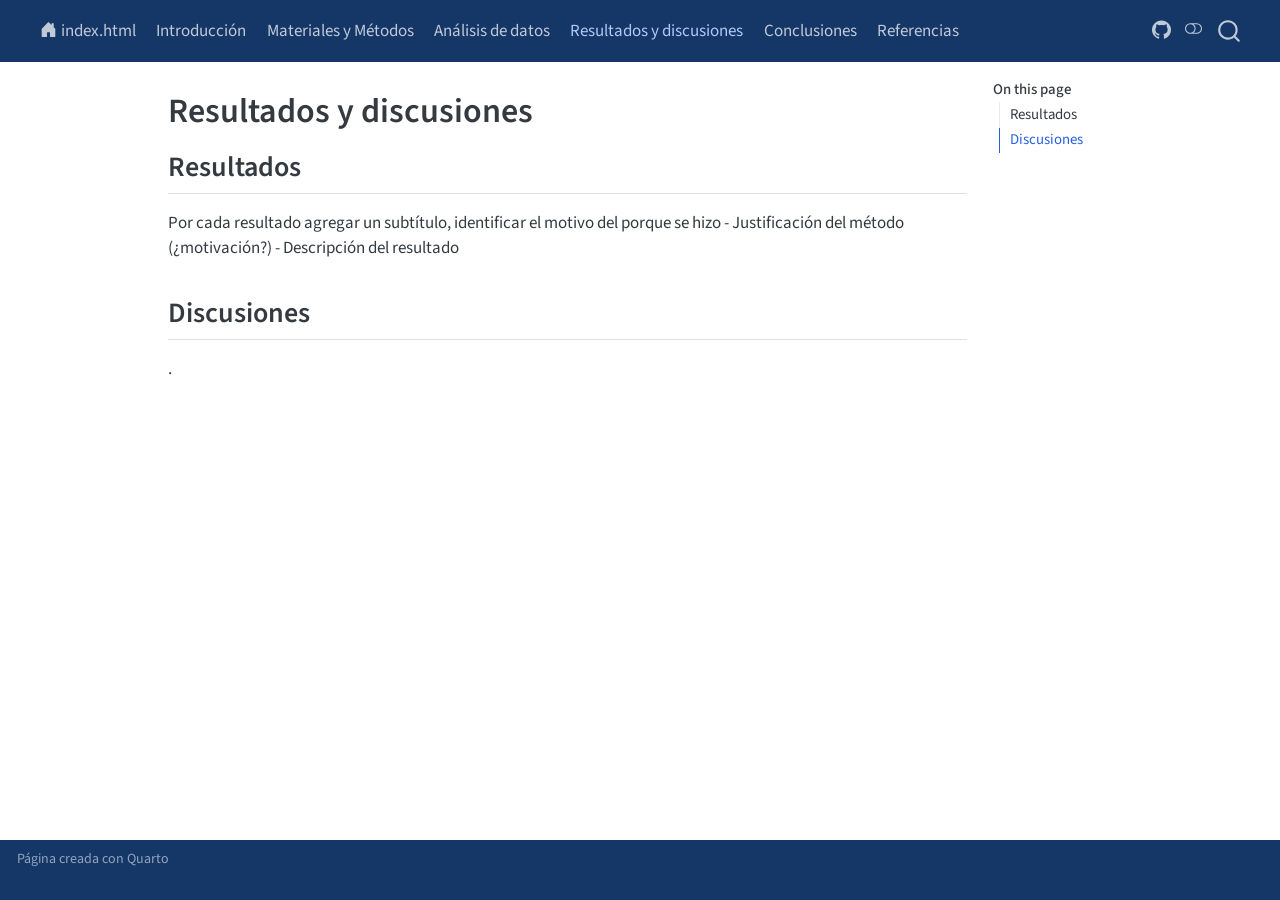
<file: docs/resultados.html>
<!DOCTYPE html>
<html xmlns="http://www.w3.org/1999/xhtml" lang="en" xml:lang="en"><head>

<meta charset="utf-8">
<meta name="generator" content="quarto-1.9.36">

<meta name="viewport" content="width=device-width, initial-scale=1.0, user-scalable=yes">


<title>Resultados y discusiones – Germinación de Zanahoria</title>
<style>
/* Default styles provided by pandoc.
** See https://pandoc.org/MANUAL.html#variables-for-html for config info.
*/
code{white-space: pre-wrap;}
span.smallcaps{font-variant: small-caps;}
div.columns{display: flex; gap: min(4vw, 1.5em);}
div.column{flex: auto; overflow-x: auto;}
div.hanging-indent{margin-left: 1.5em; text-indent: -1.5em;}
ul.task-list{list-style: none;}
ul.task-list li input[type="checkbox"] {
  width: 0.8em;
  margin: 0 0.8em 0.2em -1em; /* quarto-specific, see https://github.com/quarto-dev/quarto-cli/issues/4556 */ 
  vertical-align: middle;
}
</style>


<script src="site_libs/quarto-nav/quarto-nav.js"></script>
<script src="site_libs/quarto-nav/headroom.min.js"></script>
<script src="site_libs/clipboard/clipboard.min.js"></script>
<script src="site_libs/quarto-search/autocomplete.umd.js"></script>
<script src="site_libs/quarto-search/fuse.min.js"></script>
<script src="site_libs/quarto-search/quarto-search.js"></script>
<meta name="quarto:offset" content="./">
<script src="site_libs/quarto-html/quarto.js" type="module"></script>
<script src="site_libs/quarto-html/tabsets/tabsets.js" type="module"></script>
<script src="site_libs/quarto-html/popper.min.js"></script>
<script src="site_libs/quarto-html/tippy.umd.min.js"></script>
<script src="site_libs/quarto-html/anchor.min.js"></script>
<link href="site_libs/quarto-html/tippy.css" rel="stylesheet">
<link href="site_libs/quarto-html/quarto-syntax-highlighting-845c23b38eaddc0f92fda52bfe77a8c8.css" rel="stylesheet" class="quarto-color-scheme" id="quarto-text-highlighting-styles">
<link href="site_libs/quarto-html/quarto-syntax-highlighting-dark-f418161beb48e0141c760e455f12af2c.css" rel="stylesheet" class="quarto-color-scheme quarto-color-alternate" id="quarto-text-highlighting-styles">
<link href="site_libs/quarto-html/quarto-syntax-highlighting-845c23b38eaddc0f92fda52bfe77a8c8.css" rel="stylesheet" class="quarto-color-scheme-extra" id="quarto-text-highlighting-styles">
<script src="site_libs/bootstrap/bootstrap.min.js"></script>
<link href="site_libs/bootstrap/bootstrap-icons.css" rel="stylesheet">
<link href="site_libs/bootstrap/bootstrap-e8717cbc217038f2bf43ba4f09ca7d1d.min.css" rel="stylesheet" append-hash="true" class="quarto-color-scheme" id="quarto-bootstrap" data-mode="light">
<link href="site_libs/bootstrap/bootstrap-dark-9d4fcde2272ed5f8f320b2137b805faa.min.css" rel="stylesheet" append-hash="true" class="quarto-color-scheme quarto-color-alternate" id="quarto-bootstrap" data-mode="dark">
<link href="site_libs/bootstrap/bootstrap-e8717cbc217038f2bf43ba4f09ca7d1d.min.css" rel="stylesheet" append-hash="true" class="quarto-color-scheme-extra" id="quarto-bootstrap" data-mode="light">
<script id="quarto-search-options" type="application/json">{
  "location": "navbar",
  "copy-button": false,
  "collapse-after": 3,
  "panel-placement": "end",
  "type": "overlay",
  "limit": 50,
  "keyboard-shortcut": [
    "f",
    "/",
    "s"
  ],
  "show-item-context": false,
  "language": {
    "search-no-results-text": "No results",
    "search-matching-documents-text": "matching documents",
    "search-copy-link-title": "Copy link to search",
    "search-hide-matches-text": "Hide additional matches",
    "search-more-match-text": "more match in this document",
    "search-more-matches-text": "more matches in this document",
    "search-clear-button-title": "Clear",
    "search-text-placeholder": "",
    "search-detached-cancel-button-title": "Cancel",
    "search-submit-button-title": "Submit",
    "search-label": "Search"
  }
}</script>


</head>

<body class="nav-fixed quarto-light"><script id="quarto-html-before-body" type="application/javascript">
    const toggleBodyColorMode = (bsSheetEl) => {
      const mode = bsSheetEl.getAttribute("data-mode");
      const bodyEl = window.document.querySelector("body");
      if (mode === "dark") {
        bodyEl.classList.add("quarto-dark");
        bodyEl.classList.remove("quarto-light");
      } else {
        bodyEl.classList.add("quarto-light");
        bodyEl.classList.remove("quarto-dark");
      }
    }
    const toggleBodyColorPrimary = () => {
      const bsSheetEl = window.document.querySelector("link#quarto-bootstrap:not([rel=disabled-stylesheet])");
      if (bsSheetEl) {
        toggleBodyColorMode(bsSheetEl);
      }
    }
    const setColorSchemeToggle = (alternate) => {
      const toggles = window.document.querySelectorAll('.quarto-color-scheme-toggle');
      for (let i=0; i < toggles.length; i++) {
        const toggle = toggles[i];
        if (toggle) {
          if (alternate) {
            toggle.classList.add("alternate");
          } else {
            toggle.classList.remove("alternate");
          }
        }
      }
    };
    const toggleColorMode = (alternate) => {
      // Switch the stylesheets
      const primaryStylesheets = window.document.querySelectorAll('link.quarto-color-scheme:not(.quarto-color-alternate)');
      const alternateStylesheets = window.document.querySelectorAll('link.quarto-color-scheme.quarto-color-alternate');
      manageTransitions('#quarto-margin-sidebar .nav-link', false);
      if (alternate) {
        // note: dark is layered on light, we don't disable primary!
        enableStylesheet(alternateStylesheets);
        for (const sheetNode of alternateStylesheets) {
          if (sheetNode.id === "quarto-bootstrap") {
            toggleBodyColorMode(sheetNode);
          }
        }
      } else {
        disableStylesheet(alternateStylesheets);
        enableStylesheet(primaryStylesheets)
        toggleBodyColorPrimary();
      }
      manageTransitions('#quarto-margin-sidebar .nav-link', true);
      // Switch the toggles
      setColorSchemeToggle(alternate)
      // Hack to workaround the fact that safari doesn't
      // properly recolor the scrollbar when toggling (#1455)
      if (navigator.userAgent.indexOf('Safari') > 0 && navigator.userAgent.indexOf('Chrome') == -1) {
        manageTransitions("body", false);
        window.scrollTo(0, 1);
        setTimeout(() => {
          window.scrollTo(0, 0);
          manageTransitions("body", true);
        }, 40);
      }
    }
    const disableStylesheet = (stylesheets) => {
      for (let i=0; i < stylesheets.length; i++) {
        const stylesheet = stylesheets[i];
        stylesheet.rel = 'disabled-stylesheet';
      }
    }
    const enableStylesheet = (stylesheets) => {
      for (let i=0; i < stylesheets.length; i++) {
        const stylesheet = stylesheets[i];
        if(stylesheet.rel !== 'stylesheet') { // for Chrome, which will still FOUC without this check
          stylesheet.rel = 'stylesheet';
        }
      }
    }
    const manageTransitions = (selector, allowTransitions) => {
      const els = window.document.querySelectorAll(selector);
      for (let i=0; i < els.length; i++) {
        const el = els[i];
        if (allowTransitions) {
          el.classList.remove('notransition');
        } else {
          el.classList.add('notransition');
        }
      }
    }
    const isFileUrl = () => {
      return window.location.protocol === 'file:';
    }
    const hasAlternateSentinel = () => {
      let styleSentinel = getColorSchemeSentinel();
      if (styleSentinel !== null) {
        return styleSentinel === "alternate";
      } else {
        return false;
      }
    }
    const setStyleSentinel = (alternate) => {
      const value = alternate ? "alternate" : "default";
      if (!isFileUrl()) {
        window.localStorage.setItem("quarto-color-scheme", value);
      } else {
        localAlternateSentinel = value;
      }
    }
    const getColorSchemeSentinel = () => {
      if (!isFileUrl()) {
        const storageValue = window.localStorage.getItem("quarto-color-scheme");
        return storageValue != null ? storageValue : localAlternateSentinel;
      } else {
        return localAlternateSentinel;
      }
    }
    const toggleGiscusIfUsed = (isAlternate, darkModeDefault) => {
      const baseTheme = document.querySelector('#giscus-base-theme')?.value ?? 'light';
      const alternateTheme = document.querySelector('#giscus-alt-theme')?.value ?? 'dark';
      let newTheme = '';
      if(authorPrefersDark) {
        newTheme = isAlternate ? baseTheme : alternateTheme;
      } else {
        newTheme = isAlternate ? alternateTheme : baseTheme;
      }
      const changeGiscusTheme = () => {
        // From: https://github.com/giscus/giscus/issues/336
        const sendMessage = (message) => {
          const iframe = document.querySelector('iframe.giscus-frame');
          if (!iframe) return;
          iframe.contentWindow.postMessage({ giscus: message }, 'https://giscus.app');
        }
        sendMessage({
          setConfig: {
            theme: newTheme
          }
        });
      }
      const isGiscussLoaded = window.document.querySelector('iframe.giscus-frame') !== null;
      if (isGiscussLoaded) {
        changeGiscusTheme();
      }
    };
    const authorPrefersDark = false;
    const darkModeDefault = authorPrefersDark;
      document.querySelector('link#quarto-text-highlighting-styles.quarto-color-scheme-extra').rel = 'disabled-stylesheet';
      document.querySelector('link#quarto-bootstrap.quarto-color-scheme-extra').rel = 'disabled-stylesheet';
    let localAlternateSentinel = darkModeDefault ? 'alternate' : 'default';
    // Dark / light mode switch
    window.quartoToggleColorScheme = () => {
      // Read the current dark / light value
      let toAlternate = !hasAlternateSentinel();
      toggleColorMode(toAlternate);
      setStyleSentinel(toAlternate);
      toggleGiscusIfUsed(toAlternate, darkModeDefault);
      window.dispatchEvent(new Event('resize'));
    };
    // Switch to dark mode if need be
    if (hasAlternateSentinel()) {
      toggleColorMode(true);
    } else {
      toggleColorMode(false);
    }
  </script>

<div id="quarto-search-results"></div>
  <header id="quarto-header" class="headroom fixed-top">
    <nav class="navbar navbar-expand-lg " data-bs-theme="dark">
      <div class="navbar-container container-fluid">
            <div id="quarto-search" class="" title="Search"></div>
          <button class="navbar-toggler" type="button" data-bs-toggle="collapse" data-bs-target="#navbarCollapse" aria-controls="navbarCollapse" role="menu" aria-expanded="false" aria-label="Toggle navigation" onclick="if (window.quartoToggleHeadroom) { window.quartoToggleHeadroom(); }">
  <span class="navbar-toggler-icon"></span>
</button>
          <div class="collapse navbar-collapse" id="navbarCollapse">
            <ul class="navbar-nav navbar-nav-scroll me-auto">
  <li class="nav-item">
    <a class="nav-link" href="./index.html"> <i class="bi bi-house-door-fill" role="img">
</i> 
<span class="menu-text">index.html</span></a>
  </li>  
  <li class="nav-item">
    <a class="nav-link" href="./introduccion.html"> 
<span class="menu-text">Introducción</span></a>
  </li>  
  <li class="nav-item">
    <a class="nav-link" href="./metodologia.html"> 
<span class="menu-text">Materiales y Métodos</span></a>
  </li>  
  <li class="nav-item">
    <a class="nav-link" href="./ESM.html"> 
<span class="menu-text">Análisis de datos</span></a>
  </li>  
  <li class="nav-item">
    <a class="nav-link active" href="./resultados.html" aria-current="page"> 
<span class="menu-text">Resultados y discusiones</span></a>
  </li>  
  <li class="nav-item">
    <a class="nav-link" href="./conclusiones.html"> 
<span class="menu-text">Conclusiones</span></a>
  </li>  
  <li class="nav-item">
    <a class="nav-link" href="./referencias.html"> 
<span class="menu-text">Referencias</span></a>
  </li>  
</ul>
            <ul class="navbar-nav navbar-nav-scroll ms-auto">
  <li class="nav-item compact">
    <a class="nav-link" href="https://github.com/7342664321-bot/Escarificaci-n_semillas_soya"> <i class="bi bi-github" role="img" aria-label="GitHub">
</i> 
<span class="menu-text"></span></a>
  </li>  
</ul>
          </div> <!-- /navcollapse -->
            <div class="quarto-navbar-tools">
  <a href="" class="quarto-color-scheme-toggle quarto-navigation-tool  px-1" onclick="window.quartoToggleColorScheme(); return false;" title="Toggle dark mode"><i class="bi"></i></a>
</div>
      </div> <!-- /container-fluid -->
    </nav>
</header>
<!-- content -->
<div id="quarto-content" class="quarto-container page-columns page-rows-contents page-layout-article page-navbar">
<!-- sidebar -->
<!-- margin-sidebar -->
    <div id="quarto-margin-sidebar" class="sidebar margin-sidebar">
        <nav id="TOC" role="doc-toc" class="toc-active">
    <h2 id="toc-title">On this page</h2>
   
  <ul>
  <li><a href="#resultados" id="toc-resultados" class="nav-link active" data-scroll-target="#resultados">Resultados</a></li>
  <li><a href="#discusiones" id="toc-discusiones" class="nav-link" data-scroll-target="#discusiones">Discusiones</a></li>
  </ul>
</nav>
    </div>
<!-- main -->
<main class="content" id="quarto-document-content">


<header id="title-block-header" class="quarto-title-block default">
<div class="quarto-title">
<h1 class="title">Resultados y discusiones</h1>
</div>



<div class="quarto-title-meta">

    
  
    
  </div>
  


</header>


<section id="resultados" class="level2">
<h2 class="anchored" data-anchor-id="resultados">Resultados</h2>
<p>Por cada resultado agregar un subtítulo, identificar el motivo del porque se hizo - Justificación del método (¿motivación?) - Descripción del resultado</p>
</section>
<section id="discusiones" class="level2">
<h2 class="anchored" data-anchor-id="discusiones">Discusiones</h2>
<p>.</p>


</section>

</main> <!-- /main -->
<script id="quarto-html-after-body" type="application/javascript">
  window.document.addEventListener("DOMContentLoaded", function (event) {
    // Ensure there is a toggle, if there isn't float one in the top right
    if (window.document.querySelector('.quarto-color-scheme-toggle') === null) {
      const a = window.document.createElement('a');
      a.classList.add('top-right');
      a.classList.add('quarto-color-scheme-toggle');
      a.href = "";
      a.onclick = function() { try { window.quartoToggleColorScheme(); } catch {} return false; };
      const i = window.document.createElement("i");
      i.classList.add('bi');
      a.appendChild(i);
      window.document.body.appendChild(a);
    }
    setColorSchemeToggle(hasAlternateSentinel())
    const icon = "";
    const anchorJS = new window.AnchorJS();
    anchorJS.options = {
      placement: 'right',
      icon: icon
    };
    anchorJS.add('.anchored');
    const isCodeAnnotation = (el) => {
      for (const clz of el.classList) {
        if (clz.startsWith('code-annotation-')) {                     
          return true;
        }
      }
      return false;
    }
    const onCopySuccess = function(e) {
      // button target
      const button = e.trigger;
      // don't keep focus
      button.blur();
      // flash "checked"
      button.classList.add('code-copy-button-checked');
      var currentTitle = button.getAttribute("title");
      button.setAttribute("title", "Copied!");
      let tooltip;
      if (window.bootstrap) {
        button.setAttribute("data-bs-toggle", "tooltip");
        button.setAttribute("data-bs-placement", "left");
        button.setAttribute("data-bs-title", "Copied!");
        tooltip = new bootstrap.Tooltip(button, 
          { trigger: "manual", 
            customClass: "code-copy-button-tooltip",
            offset: [0, -8]});
        tooltip.show();    
      }
      setTimeout(function() {
        if (tooltip) {
          tooltip.hide();
          button.removeAttribute("data-bs-title");
          button.removeAttribute("data-bs-toggle");
          button.removeAttribute("data-bs-placement");
        }
        button.setAttribute("title", currentTitle);
        button.classList.remove('code-copy-button-checked');
      }, 1000);
      // clear code selection
      e.clearSelection();
    }
    const getTextToCopy = function(trigger) {
      const outerScaffold = trigger.parentElement.cloneNode(true);
      const codeEl = outerScaffold.querySelector('code');
      for (const childEl of codeEl.children) {
        if (isCodeAnnotation(childEl)) {
          childEl.remove();
        }
      }
      return codeEl.innerText;
    }
    const clipboard = new window.ClipboardJS('.code-copy-button:not([data-in-quarto-modal])', {
      text: getTextToCopy
    });
    clipboard.on('success', onCopySuccess);
    if (window.document.getElementById('quarto-embedded-source-code-modal')) {
      const clipboardModal = new window.ClipboardJS('.code-copy-button[data-in-quarto-modal]', {
        text: getTextToCopy,
        container: window.document.getElementById('quarto-embedded-source-code-modal')
      });
      clipboardModal.on('success', onCopySuccess);
    }
      var localhostRegex = new RegExp(/^(?:http|https):\/\/localhost\:?[0-9]*\//);
      var mailtoRegex = new RegExp(/^mailto:/);
        var filterRegex = new RegExp('/' + window.location.host + '/');
      var isInternal = (href) => {
          return filterRegex.test(href) || localhostRegex.test(href) || mailtoRegex.test(href);
      }
      // Inspect non-navigation links and adorn them if external
     var links = window.document.querySelectorAll('a[href]:not(.nav-link):not(.navbar-brand):not(.toc-action):not(.sidebar-link):not(.sidebar-item-toggle):not(.pagination-link):not(.no-external):not([aria-hidden]):not(.dropdown-item):not(.quarto-navigation-tool):not(.about-link)');
      for (var i=0; i<links.length; i++) {
        const link = links[i];
        if (!isInternal(link.href)) {
          // undo the damage that might have been done by quarto-nav.js in the case of
          // links that we want to consider external
          if (link.dataset.originalHref !== undefined) {
            link.href = link.dataset.originalHref;
          }
        }
      }
    function tippyHover(el, contentFn, onTriggerFn, onUntriggerFn) {
      const config = {
        allowHTML: true,
        maxWidth: 500,
        delay: 100,
        arrow: false,
        appendTo: function(el) {
            return el.parentElement;
        },
        interactive: true,
        interactiveBorder: 10,
        theme: 'quarto',
        placement: 'bottom-start',
      };
      if (contentFn) {
        config.content = contentFn;
      }
      if (onTriggerFn) {
        config.onTrigger = onTriggerFn;
      }
      if (onUntriggerFn) {
        config.onUntrigger = onUntriggerFn;
      }
      window.tippy(el, config); 
    }
    const noterefs = window.document.querySelectorAll('a[role="doc-noteref"]');
    for (var i=0; i<noterefs.length; i++) {
      const ref = noterefs[i];
      tippyHover(ref, function() {
        // use id or data attribute instead here
        let href = ref.getAttribute('data-footnote-href') || ref.getAttribute('href');
        try { href = new URL(href).hash; } catch {}
        const id = href.replace(/^#\/?/, "");
        const note = window.document.getElementById(id);
        if (note) {
          return note.innerHTML;
        } else {
          return "";
        }
      });
    }
    const xrefs = window.document.querySelectorAll('a.quarto-xref');
    const processXRef = (id, note) => {
      // Strip column container classes
      const stripColumnClz = (el) => {
        el.classList.remove("page-full", "page-columns");
        if (el.children) {
          for (const child of el.children) {
            stripColumnClz(child);
          }
        }
      }
      stripColumnClz(note)
      if (id === null || id.startsWith('sec-')) {
        // Special case sections, only their first couple elements
        const container = document.createElement("div");
        if (note.children && note.children.length > 2) {
          container.appendChild(note.children[0].cloneNode(true));
          for (let i = 1; i < note.children.length; i++) {
            const child = note.children[i];
            if (child.tagName === "P" && child.innerText === "") {
              continue;
            } else {
              container.appendChild(child.cloneNode(true));
              break;
            }
          }
          if (window.Quarto?.typesetMath) {
            window.Quarto.typesetMath(container);
          }
          return container.innerHTML
        } else {
          if (window.Quarto?.typesetMath) {
            window.Quarto.typesetMath(note);
          }
          return note.innerHTML;
        }
      } else {
        // Remove any anchor links if they are present
        const anchorLink = note.querySelector('a.anchorjs-link');
        if (anchorLink) {
          anchorLink.remove();
        }
        if (window.Quarto?.typesetMath) {
          window.Quarto.typesetMath(note);
        }
        if (note.classList.contains("callout")) {
          return note.outerHTML;
        } else {
          return note.innerHTML;
        }
      }
    }
    for (var i=0; i<xrefs.length; i++) {
      const xref = xrefs[i];
      tippyHover(xref, undefined, function(instance) {
        instance.disable();
        let url = xref.getAttribute('href');
        let hash = undefined; 
        if (url.startsWith('#')) {
          hash = url;
        } else {
          try { hash = new URL(url).hash; } catch {}
        }
        if (hash) {
          const id = hash.replace(/^#\/?/, "");
          const note = window.document.getElementById(id);
          if (note !== null) {
            try {
              const html = processXRef(id, note.cloneNode(true));
              instance.setContent(html);
            } finally {
              instance.enable();
              instance.show();
            }
          } else {
            // See if we can fetch this
            fetch(url.split('#')[0])
            .then(res => res.text())
            .then(html => {
              const parser = new DOMParser();
              const htmlDoc = parser.parseFromString(html, "text/html");
              const note = htmlDoc.getElementById(id);
              if (note !== null) {
                const html = processXRef(id, note);
                instance.setContent(html);
              } 
            }).finally(() => {
              instance.enable();
              instance.show();
            });
          }
        } else {
          // See if we can fetch a full url (with no hash to target)
          // This is a special case and we should probably do some content thinning / targeting
          fetch(url)
          .then(res => res.text())
          .then(html => {
            const parser = new DOMParser();
            const htmlDoc = parser.parseFromString(html, "text/html");
            const note = htmlDoc.querySelector('main.content');
            if (note !== null) {
              // This should only happen for chapter cross references
              // (since there is no id in the URL)
              // remove the first header
              if (note.children.length > 0 && note.children[0].tagName === "HEADER") {
                note.children[0].remove();
              }
              const html = processXRef(null, note);
              instance.setContent(html);
            } 
          }).finally(() => {
            instance.enable();
            instance.show();
          });
        }
      }, function(instance) {
      });
    }
        let selectedAnnoteEl;
        const selectorForAnnotation = ( cell, annotation) => {
          let cellAttr = 'data-code-cell="' + cell + '"';
          let lineAttr = 'data-code-annotation="' +  annotation + '"';
          const selector = 'span[' + cellAttr + '][' + lineAttr + ']';
          return selector;
        }
        const selectCodeLines = (annoteEl) => {
          const doc = window.document;
          const targetCell = annoteEl.getAttribute("data-target-cell");
          const targetAnnotation = annoteEl.getAttribute("data-target-annotation");
          const annoteSpan = window.document.querySelector(selectorForAnnotation(targetCell, targetAnnotation));
          const lines = annoteSpan.getAttribute("data-code-lines").split(",");
          const lineIds = lines.map((line) => {
            return targetCell + "-" + line;
          })
          let top = null;
          let height = null;
          let parent = null;
          if (lineIds.length > 0) {
              //compute the position of the single el (top and bottom and make a div)
              const el = window.document.getElementById(lineIds[0]);
              top = el.offsetTop;
              height = el.offsetHeight;
              parent = el.parentElement.parentElement;
            if (lineIds.length > 1) {
              const lastEl = window.document.getElementById(lineIds[lineIds.length - 1]);
              const bottom = lastEl.offsetTop + lastEl.offsetHeight;
              height = bottom - top;
            }
            if (top !== null && height !== null && parent !== null) {
              // cook up a div (if necessary) and position it 
              let div = window.document.getElementById("code-annotation-line-highlight");
              if (div === null) {
                div = window.document.createElement("div");
                div.setAttribute("id", "code-annotation-line-highlight");
                div.style.position = 'absolute';
                parent.appendChild(div);
              }
              div.style.top = top - 2 + "px";
              div.style.height = height + 4 + "px";
              div.style.left = 0;
              let gutterDiv = window.document.getElementById("code-annotation-line-highlight-gutter");
              if (gutterDiv === null) {
                gutterDiv = window.document.createElement("div");
                gutterDiv.setAttribute("id", "code-annotation-line-highlight-gutter");
                gutterDiv.style.position = 'absolute';
                const codeCell = window.document.getElementById(targetCell);
                const gutter = codeCell.querySelector('.code-annotation-gutter');
                gutter.appendChild(gutterDiv);
              }
              gutterDiv.style.top = top - 2 + "px";
              gutterDiv.style.height = height + 4 + "px";
            }
            selectedAnnoteEl = annoteEl;
          }
        };
        const unselectCodeLines = () => {
          const elementsIds = ["code-annotation-line-highlight", "code-annotation-line-highlight-gutter"];
          elementsIds.forEach((elId) => {
            const div = window.document.getElementById(elId);
            if (div) {
              div.remove();
            }
          });
          selectedAnnoteEl = undefined;
        };
          // Handle positioning of the toggle
      window.addEventListener(
        "resize",
        throttle(() => {
          elRect = undefined;
          if (selectedAnnoteEl) {
            selectCodeLines(selectedAnnoteEl);
          }
        }, 10)
      );
      function throttle(fn, ms) {
      let throttle = false;
      let timer;
        return (...args) => {
          if(!throttle) { // first call gets through
              fn.apply(this, args);
              throttle = true;
          } else { // all the others get throttled
              if(timer) clearTimeout(timer); // cancel #2
              timer = setTimeout(() => {
                fn.apply(this, args);
                timer = throttle = false;
              }, ms);
          }
        };
      }
        // Attach click handler to the DT
        const annoteDls = window.document.querySelectorAll('dt[data-target-cell]');
        for (const annoteDlNode of annoteDls) {
          annoteDlNode.addEventListener('click', (event) => {
            const clickedEl = event.target;
            if (clickedEl !== selectedAnnoteEl) {
              unselectCodeLines();
              const activeEl = window.document.querySelector('dt[data-target-cell].code-annotation-active');
              if (activeEl) {
                activeEl.classList.remove('code-annotation-active');
              }
              selectCodeLines(clickedEl);
              clickedEl.classList.add('code-annotation-active');
            } else {
              // Unselect the line
              unselectCodeLines();
              clickedEl.classList.remove('code-annotation-active');
            }
          });
        }
    const findCites = (el) => {
      const parentEl = el.parentElement;
      if (parentEl) {
        const cites = parentEl.dataset.cites;
        if (cites) {
          return {
            el,
            cites: cites.split(' ')
          };
        } else {
          return findCites(el.parentElement)
        }
      } else {
        return undefined;
      }
    };
    var bibliorefs = window.document.querySelectorAll('a[role="doc-biblioref"]');
    for (var i=0; i<bibliorefs.length; i++) {
      const ref = bibliorefs[i];
      const citeInfo = findCites(ref);
      if (citeInfo) {
        tippyHover(citeInfo.el, function() {
          var popup = window.document.createElement('div');
          citeInfo.cites.forEach(function(cite) {
            var citeDiv = window.document.createElement('div');
            citeDiv.classList.add('hanging-indent');
            citeDiv.classList.add('csl-entry');
            var biblioDiv = window.document.getElementById('ref-' + cite);
            if (biblioDiv) {
              citeDiv.innerHTML = biblioDiv.innerHTML;
            }
            popup.appendChild(citeDiv);
          });
          return popup.innerHTML;
        });
      }
    }
  });
  </script>
</div> <!-- /content -->
<footer class="footer">
  <div class="nav-footer">
    <div class="nav-footer-left">
<p>Página creada con Quarto</p>
</div>   
    <div class="nav-footer-center">
      &nbsp;
    </div>
    <div class="nav-footer-right">
      &nbsp;
    </div>
  </div>
</footer>




</body></html>
</file>
<file: docs/site_libs/quarto-html/tippy.css>
.tippy-box[data-animation=fade][data-state=hidden]{opacity:0}[data-tippy-root]{max-width:calc(100vw - 10px)}.tippy-box{position:relative;background-color:#333;color:#fff;border-radius:4px;font-size:14px;line-height:1.4;white-space:normal;outline:0;transition-property:transform,visibility,opacity}.tippy-box[data-placement^=top]>.tippy-arrow{bottom:0}.tippy-box[data-placement^=top]>.tippy-arrow:before{bottom:-7px;left:0;border-width:8px 8px 0;border-top-color:initial;transform-origin:center top}.tippy-box[data-placement^=bottom]>.tippy-arrow{top:0}.tippy-box[data-placement^=bottom]>.tippy-arrow:before{top:-7px;left:0;border-width:0 8px 8px;border-bottom-color:initial;transform-origin:center bottom}.tippy-box[data-placement^=left]>.tippy-arrow{right:0}.tippy-box[data-placement^=left]>.tippy-arrow:before{border-width:8px 0 8px 8px;border-left-color:initial;right:-7px;transform-origin:center left}.tippy-box[data-placement^=right]>.tippy-arrow{left:0}.tippy-box[data-placement^=right]>.tippy-arrow:before{left:-7px;border-width:8px 8px 8px 0;border-right-color:initial;transform-origin:center right}.tippy-box[data-inertia][data-state=visible]{transition-timing-function:cubic-bezier(.54,1.5,.38,1.11)}.tippy-arrow{width:16px;height:16px;color:#333}.tippy-arrow:before{content:"";position:absolute;border-color:transparent;border-style:solid}.tippy-content{position:relative;padding:5px 9px;z-index:1}
</file>
<file: docs/site_libs/quarto-html/quarto-syntax-highlighting-845c23b38eaddc0f92fda52bfe77a8c8.css>
/* quarto syntax highlight colors */
:root {
  --quarto-hl-ot-color: #003B4F;
  --quarto-hl-at-color: #657422;
  --quarto-hl-ss-color: #20794D;
  --quarto-hl-an-color: #5E5E5E;
  --quarto-hl-fu-color: #4758AB;
  --quarto-hl-st-color: #20794D;
  --quarto-hl-cf-color: #003B4F;
  --quarto-hl-op-color: #5E5E5E;
  --quarto-hl-er-color: #AD0000;
  --quarto-hl-bn-color: #AD0000;
  --quarto-hl-al-color: #AD0000;
  --quarto-hl-va-color: #111111;
  --quarto-hl-bu-color: inherit;
  --quarto-hl-ex-color: inherit;
  --quarto-hl-pp-color: #AD0000;
  --quarto-hl-in-color: #5E5E5E;
  --quarto-hl-vs-color: #20794D;
  --quarto-hl-wa-color: #5E5E5E;
  --quarto-hl-do-color: #5E5E5E;
  --quarto-hl-im-color: #00769E;
  --quarto-hl-ch-color: #20794D;
  --quarto-hl-dt-color: #AD0000;
  --quarto-hl-fl-color: #AD0000;
  --quarto-hl-co-color: #5E5E5E;
  --quarto-hl-cv-color: #5E5E5E;
  --quarto-hl-cn-color: #8f5902;
  --quarto-hl-sc-color: #5E5E5E;
  --quarto-hl-dv-color: #AD0000;
  --quarto-hl-kw-color: #003B4F;
}

/* other quarto variables */
:root {
  --quarto-font-monospace: SFMono-Regular, Menlo, Monaco, Consolas, "Liberation Mono", "Courier New", monospace;
}

/* syntax highlight based on Pandoc's rules */
pre > code.sourceCode > span {
  color: #003B4F;
}

code.sourceCode > span {
  color: #003B4F;
}

div.sourceCode,
div.sourceCode pre.sourceCode {
  color: #003B4F;
}

/* Normal */
code span {
  color: #003B4F;
}

/* Alert */
code span.al {
  color: #AD0000;
  font-style: inherit;
}

/* Annotation */
code span.an {
  color: #5E5E5E;
  font-style: inherit;
}

/* Attribute */
code span.at {
  color: #657422;
  font-style: inherit;
}

/* BaseN */
code span.bn {
  color: #AD0000;
  font-style: inherit;
}

/* BuiltIn */
code span.bu {
  font-style: inherit;
}

/* ControlFlow */
code span.cf {
  color: #003B4F;
  font-weight: bold;
  font-style: inherit;
}

/* Char */
code span.ch {
  color: #20794D;
  font-style: inherit;
}

/* Constant */
code span.cn {
  color: #8f5902;
  font-style: inherit;
}

/* Comment */
code span.co {
  color: #5E5E5E;
  font-style: inherit;
}

/* CommentVar */
code span.cv {
  color: #5E5E5E;
  font-style: italic;
}

/* Documentation */
code span.do {
  color: #5E5E5E;
  font-style: italic;
}

/* DataType */
code span.dt {
  color: #AD0000;
  font-style: inherit;
}

/* DecVal */
code span.dv {
  color: #AD0000;
  font-style: inherit;
}

/* Error */
code span.er {
  color: #AD0000;
  font-style: inherit;
}

/* Extension */
code span.ex {
  font-style: inherit;
}

/* Float */
code span.fl {
  color: #AD0000;
  font-style: inherit;
}

/* Function */
code span.fu {
  color: #4758AB;
  font-style: inherit;
}

/* Import */
code span.im {
  color: #00769E;
  font-style: inherit;
}

/* Information */
code span.in {
  color: #5E5E5E;
  font-style: inherit;
}

/* Keyword */
code span.kw {
  color: #003B4F;
  font-weight: bold;
  font-style: inherit;
}

/* Operator */
code span.op {
  color: #5E5E5E;
  font-style: inherit;
}

/* Other */
code span.ot {
  color: #003B4F;
  font-style: inherit;
}

/* Preprocessor */
code span.pp {
  color: #AD0000;
  font-style: inherit;
}

/* SpecialChar */
code span.sc {
  color: #5E5E5E;
  font-style: inherit;
}

/* SpecialString */
code span.ss {
  color: #20794D;
  font-style: inherit;
}

/* String */
code span.st {
  color: #20794D;
  font-style: inherit;
}

/* Variable */
code span.va {
  color: #111111;
  font-style: inherit;
}

/* VerbatimString */
code span.vs {
  color: #20794D;
  font-style: inherit;
}

/* Warning */
code span.wa {
  color: #5E5E5E;
  font-style: italic;
}

.prevent-inlining {
  content: "</";
}

/*# sourceMappingURL=ac89f0bb514bba72461919f78549e31c.css.map */
</file>
<file: docs/site_libs/quarto-html/quarto-syntax-highlighting-dark-f418161beb48e0141c760e455f12af2c.css>
/* quarto syntax highlight colors */
:root {
  --quarto-hl-al-color: #f07178;
  --quarto-hl-an-color: #d4d0ab;
  --quarto-hl-at-color: #00e0e0;
  --quarto-hl-bn-color: #d4d0ab;
  --quarto-hl-bu-color: #abe338;
  --quarto-hl-ch-color: #abe338;
  --quarto-hl-co-color: #f8f8f2;
  --quarto-hl-cv-color: #ffd700;
  --quarto-hl-cn-color: #ffd700;
  --quarto-hl-cf-color: #ffa07a;
  --quarto-hl-dt-color: #ffa07a;
  --quarto-hl-dv-color: #d4d0ab;
  --quarto-hl-do-color: #f8f8f2;
  --quarto-hl-er-color: #f07178;
  --quarto-hl-ex-color: #00e0e0;
  --quarto-hl-fl-color: #d4d0ab;
  --quarto-hl-fu-color: #ffa07a;
  --quarto-hl-im-color: #abe338;
  --quarto-hl-in-color: #d4d0ab;
  --quarto-hl-kw-color: #ffa07a;
  --quarto-hl-op-color: #ffa07a;
  --quarto-hl-ot-color: #00e0e0;
  --quarto-hl-pp-color: #dcc6e0;
  --quarto-hl-re-color: #00e0e0;
  --quarto-hl-sc-color: #abe338;
  --quarto-hl-ss-color: #abe338;
  --quarto-hl-st-color: #abe338;
  --quarto-hl-va-color: #00e0e0;
  --quarto-hl-vs-color: #abe338;
  --quarto-hl-wa-color: #dcc6e0;
}

/* other quarto variables */
:root {
  --quarto-font-monospace: SFMono-Regular, Menlo, Monaco, Consolas, "Liberation Mono", "Courier New", monospace;
}

/* syntax highlight based on Pandoc's rules */
pre > code.sourceCode > span {
  color: #f8f8f2;
}

code.sourceCode > span {
  color: #f8f8f2;
}

div.sourceCode,
div.sourceCode pre.sourceCode {
  color: #f8f8f2;
}

/* Normal */
code span {
  color: #f8f8f2;
}

/* Alert */
code span.al {
  color: #f07178;
}

/* Annotation */
code span.an {
  color: #d4d0ab;
}

/* Attribute */
code span.at {
  color: #00e0e0;
}

/* BaseN */
code span.bn {
  color: #d4d0ab;
}

/* BuiltIn */
code span.bu {
  color: #abe338;
}

/* ControlFlow */
code span.cf {
  font-weight: bold;
  color: #ffa07a;
}

/* Char */
code span.ch {
  color: #abe338;
}

/* Constant */
code span.cn {
  color: #ffd700;
}

/* Comment */
code span.co {
  font-style: italic;
  color: #f8f8f2;
}

/* CommentVar */
code span.cv {
  color: #ffd700;
}

/* Documentation */
code span.do {
  color: #f8f8f2;
}

/* DataType */
code span.dt {
  color: #ffa07a;
}

/* DecVal */
code span.dv {
  color: #d4d0ab;
}

/* Error */
code span.er {
  color: #f07178;
  text-decoration: underline;
}

/* Extension */
code span.ex {
  font-weight: bold;
  color: #00e0e0;
}

/* Float */
code span.fl {
  color: #d4d0ab;
}

/* Function */
code span.fu {
  color: #ffa07a;
}

/* Import */
code span.im {
  color: #abe338;
}

/* Information */
code span.in {
  color: #d4d0ab;
}

/* Keyword */
code span.kw {
  font-weight: bold;
  color: #ffa07a;
}

/* Operator */
code span.op {
  color: #ffa07a;
}

/* Other */
code span.ot {
  color: #00e0e0;
}

/* Preprocessor */
code span.pp {
  color: #dcc6e0;
}

/* RegionMarker */
code span.re {
  background-color: #f8f8f2;
  color: #00e0e0;
}

/* SpecialChar */
code span.sc {
  color: #abe338;
}

/* SpecialString */
code span.ss {
  color: #abe338;
}

/* String */
code span.st {
  color: #abe338;
}

/* Variable */
code span.va {
  color: #00e0e0;
}

/* VerbatimString */
code span.vs {
  color: #abe338;
}

/* Warning */
code span.wa {
  color: #dcc6e0;
}

.prevent-inlining {
  content: "</";
}

/*# sourceMappingURL=378c2a0cc31455d06730fbe37c8f3789.css.map */
</file>
